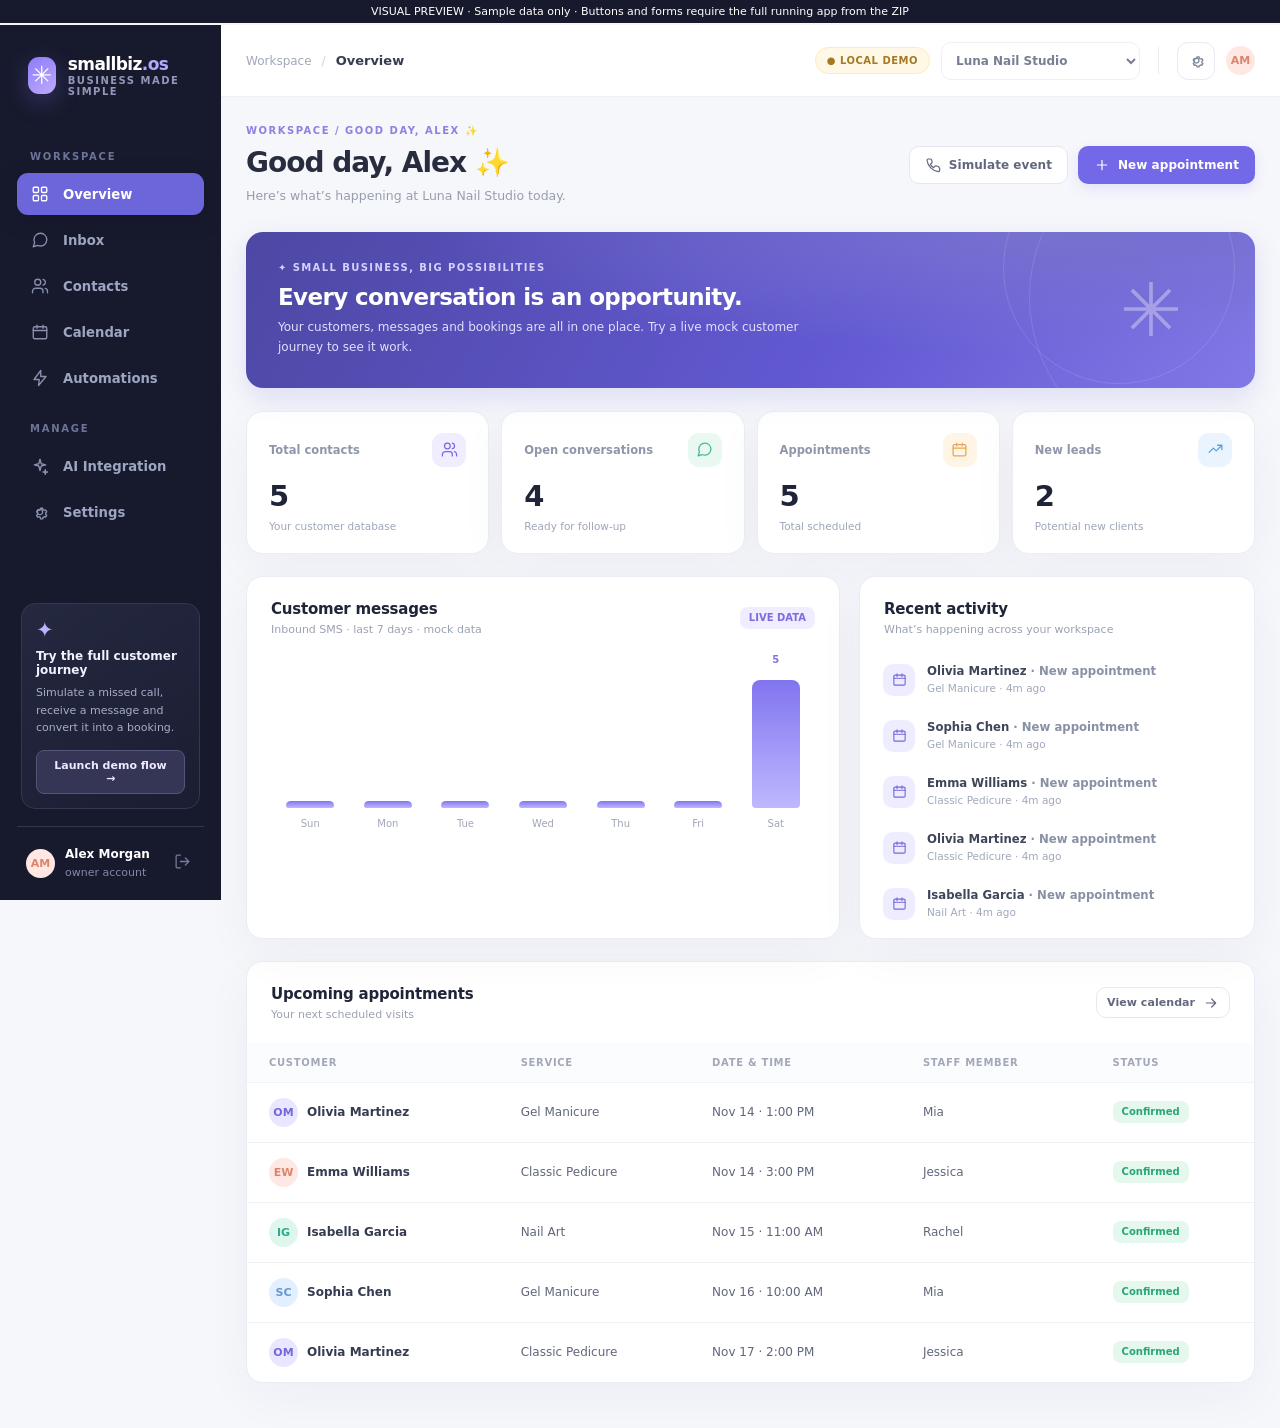
<file: preview.html>
<!doctype html><html lang="en"><head><meta charset="utf-8"><meta name="viewport" content="width=device-width,initial-scale=1"><title>SmallBiz OS · Visual Preview</title><style>:root{--ink:#1f2439;--muted:#8890a4;--muted2:#a1a9b9;--line:#e9ecf3;--surface:#fff;--bg:#f6f7fb;--violet:#7369ef;--violet2:#a79afc;--indigo:#5252c8;--green:#17aa85;--red:#ed696b;--orange:#efa94d;--radius:17px;--shadow:0 14px 50px rgba(39,40,85,.045);font-family:Inter,"Segoe UI",system-ui,-apple-system,BlinkMacSystemFont,Arial,sans-serif;color:var(--ink)}
*{box-sizing:border-box}html,body{margin:0;min-height:100%;background:var(--bg)}button,input,textarea,select{font:inherit}button{cursor:pointer}a{text-decoration:none;color:inherit}svg{flex-shrink:0}::selection{background:#d9d4ff}::-webkit-scrollbar{width:7px;height:7px}::-webkit-scrollbar-thumb{background:#d6dae6;border-radius:10px}input:focus,select:focus,textarea:focus{outline:2px solid #c5bcff;outline-offset:1px}
.splash{height:100vh;display:flex;gap:14px;flex-direction:column;align-items:center;justify-content:center;color:#7e82a1}.brand-symbol{width:43px;height:43px;border-radius:15px;background:linear-gradient(140deg,#7469f5,#a995ff);color:white;display:grid;place-items:center;font-size:30px}
.app-layout{display:flex;min-height:100vh}.sidebar{width:248px;min-width:248px;background:#171a2d;color:#d3d7eb;position:sticky;top:0;height:100vh;display:flex;flex-direction:column;padding:29px 17px 18px;overflow-y:auto;z-index:20}.brand{display:flex;gap:12px;align-items:center;padding:0 11px;margin-bottom:34px}.brand-glyph{width:37px;height:37px;border-radius:11px;background:linear-gradient(145deg,#8a7cf9,#c0aafa);display:grid;place-items:center;color:white;font-size:25px;box-shadow:0 7px 25px #7368d855}.brand-title{color:#fff;font-weight:790;letter-spacing:-.6px;font-size:17px}.brand-sub{font-size:10px;color:#9298b9;letter-spacing:1.5px;margin-top:1px;font-weight:700}.sidebar-group{font-size:10px;letter-spacing:1.75px;color:#6d7497;font-weight:800;margin:20px 13px 11px}.nav-item{width:100%;border:0;background:transparent;color:#9da5c2;display:flex;align-items:center;gap:14px;padding:12px 14px;text-align:left;border-radius:11px;font-weight:560;font-size:13.2px;margin-bottom:4px;transition:all .13s}.nav-item svg{width:18px;height:18px;opacity:.85}.nav-item:hover{background:#272a40;color:#fff}.nav-item.active{background:#6d65da;color:#fff;box-shadow:0 5px 17px #14132488}.nav-item.active svg{opacity:1}.nav-count{margin-left:auto;background:#f57977;color:white;border-radius:8px;min-width:18px;text-align:center;padding:3px;font-size:10px}.sidebar-spacer{flex:1;min-height:14px}.sidebar-card{border:1px solid #34374d;background:linear-gradient(145deg,#242840,#1b1e32);border-radius:14px;padding:14px;margin:10px 4px 17px}.sidebar-card .spark{color:#b9b2ff;font-size:21px}.sidebar-card strong{display:block;color:#f2f1ff;font-size:12px;margin:7px 0}.sidebar-card p{margin:0 0 13px;color:#a6acca;line-height:1.6;font-size:11px}.sidebar-card button{background:#353655;color:#edeaff;border:1px solid #565479;padding:8px 11px;font-size:11px;border-radius:8px;width:100%;font-weight:700}.user-box{border-top:1px solid #32354b;padding:20px 9px 2px;display:flex;gap:10px;align-items:center}.avatar{display:grid;place-items:center;flex-shrink:0;border-radius:50%;background:#e8e7ff;color:#7467d7;font-weight:780}.avatar.sm{width:29px;height:29px;font-size:11px}.avatar.md{width:39px;height:39px;font-size:13px}.avatar.lg{width:47px;height:47px;font-size:16px}.avatar.coral{background:#ffe8e3;color:#db846e}.avatar.mint{background:#dff6ed;color:#32a98d}.avatar.blue{background:#e2efff;color:#6599cf}.user-meta{min-width:0;flex:1}.user-meta strong{display:block;color:white;font-size:12px;text-overflow:ellipsis;white-space:nowrap;overflow:hidden}.user-meta span{color:#8188a9;font-size:11px}.signout{background:transparent;color:#737c9a;border:none;padding:4px}
.main{flex:1;min-width:0}.topbar{height:81px;padding:0 40px;background:#fff;border-bottom:1px solid #edf0f4;display:flex;justify-content:space-between;gap:16px;align-items:center}.bread{font-size:12px;color:#a1a7b9;display:flex;align-items:center;gap:10px}.bread strong{color:#363c50;font-size:13px}.bread .slash{color:#ced2dc}.top-actions{display:flex;align-items:center;gap:11px}.demo-pill{background:#fff8e6;border:1px solid #ffebba;color:#a57923;padding:7px 11px;border-radius:20px;font-size:10px;font-weight:800;letter-spacing:.5px}.circle-ico{width:38px;height:38px;border-radius:11px;display:grid;place-items:center;border:1px solid #e8ebf2;background:#fff;color:#7d859b}.top-divider{height:27px;width:1px;background:#e9ebf1;margin:0 7px}.workspace-select{max-width:210px;border:1px solid #e7eaf2;border-radius:10px;padding:10px 24px 10px 10px;background:#fff;color:#414866;font-weight:700;font-size:12px}
.content{padding:33px 39px 58px;max-width:1710px;margin:auto}.page-head{display:flex;align-items:center;justify-content:space-between;gap:20px;margin-bottom:26px}.eyebrow{text-transform:uppercase;color:#8b82e2;font-weight:800;letter-spacing:1.5px;font-size:10px;margin:0 0 9px}.page-title{font-size:28px;line-height:1.25;margin:0;font-weight:770;letter-spacing:-1px;color:#272c3f}.page-sub{font-size:12.5px;color:#969eae;margin:7px 0 0;line-height:1.5}.actions{display:flex;gap:10px;align-items:center;flex-wrap:wrap}.btn{height:38px;padding:0 15px;display:inline-flex;gap:8px;align-items:center;justify-content:center;font-size:12px;font-weight:730;letter-spacing:.05px;border-radius:10px;border:1px solid transparent;white-space:nowrap;transition:transform .1s,background .15s}.btn:active{transform:scale(.98)}.btn svg{width:16px;height:16px}.btn.primary{color:white;background:#7368e8;box-shadow:0 5px 13px #7368e824}.btn.primary:hover{background:#6257d5}.btn.soft{background:#efedff;color:#6458cf}.btn.outline{background:#fff;color:#62677e;border-color:#e6e8f0}.btn.outline:hover{background:#f8f8fd}.btn.danger{background:#fff0f0;color:#cc515c}.btn.mini{height:31px;padding:0 10px;font-size:11px}.muted{color:var(--muted)}.textlink{color:#6b5ed6;font-weight:750}.w100{width:100%}.empty{padding:35px 20px;color:#9299af;text-align:center;font-size:13px}.empty .empty-icon{font-size:32px;opacity:.55;margin-bottom:12px}.card{background:#fff;border:1px solid #eaeef4;border-radius:var(--radius);box-shadow:var(--shadow)}.card-h{display:flex;align-items:center;justify-content:space-between;gap:15px;padding:23px 24px 14px}.card-title{font-size:15px;font-weight:770;letter-spacing:-.22px}.card-sub{font-size:11px;color:#9aa1b2;margin-top:5px}.divider{height:1px;background:#f0f1f6}.tag{font-size:10px;font-weight:720;display:inline-flex;gap:5px;align-items:center;padding:6px 9px;border-radius:8px;line-height:1}.tag.purple{background:#efedff;color:#7d6ce0}.tag.green{background:#e4f8ed;color:#29a677}.tag.orange{background:#fff2df;color:#d89a4d}.tag.red{background:#ffecee;color:#de717e}.tag.blue{background:#e9f3ff;color:#6c99d1}.tag.gray{background:#f0f2f6;color:#8a91a2}.dot{display:inline-block;width:7px;height:7px;border-radius:50%;background:currentColor}
/* Overview */
.hero{background:radial-gradient(ellipse at 80% 0%,#7771cf 0%,transparent 54%),linear-gradient(120deg,#4d48a3,#6259d3 60%,#8279e7);min-height:156px;border-radius:17px;color:#fff;display:flex;align-items:center;justify-content:space-between;position:relative;overflow:hidden;padding:26px 32px;margin-bottom:23px;box-shadow:0 10px 27px #6660d12c}.hero:after,.hero:before{content:"";position:absolute;border-radius:50%;border:1px solid #ffffff20}.hero:after{width:320px;height:320px;right:-96px;top:-96px}.hero:before{width:230px;height:230px;right:20px;top:-80px}.hero .hero-copy{z-index:1}.hero .tiny{font-size:10px;font-weight:750;letter-spacing:1.4px;color:#d7d0ff}.hero h2{font-size:23px;font-weight:740;letter-spacing:-.6px;margin:11px 0 7px}.hero p{font-size:12px;line-height:1.7;color:#e3dfff;max-width:560px;margin:0}.hero .hero-icon{font-size:74px;opacity:.35;margin-right:41px;z-index:1}.stats{display:grid;grid-template-columns:repeat(4,minmax(0,1fr));gap:18px;margin-bottom:22px}.stat{padding:21px 22px}.stat-top{display:flex;align-items:center;justify-content:space-between}.stat-label{font-size:11.5px;color:#8e96a9;font-weight:650}.stat-ico{border-radius:11px;width:34px;height:34px;display:grid;place-items:center;color:#776be4;background:#f0edff}.stat-ico.green{color:#43b899;background:#e9f9f2}.stat-ico.orange{color:#e9a653;background:#fff5e6}.stat-ico.blue{color:#5c9fd9;background:#eaf4ff}.stat-value{font-size:29px;font-weight:780;letter-spacing:-1px;margin:12px 0 7px}.stat-foot{font-size:10.5px;color:#9ea6b8}.stat-foot strong{color:#32ad8b}.grid-2{display:grid;grid-template-columns:minmax(0,1.5fr) minmax(280px,1fr);gap:19px}.mini-chart{height:202px;display:flex;align-items:flex-end;justify-content:space-around;gap:11px;padding:30px 30px 23px}.bar-wrap{height:100%;flex:1;display:flex;flex-direction:column;justify-content:flex-end;align-items:center;gap:10px;position:relative}.bar{width:72%;min-width:16px;max-width:52px;background:linear-gradient(180deg,#8175ef,#beb8ff);border-radius:8px 8px 4px 4px;min-height:7px}.bar-wrap span{font-size:10px;color:#a0a6b5}.bar-wrap em{font-style:normal;font-size:10px;color:#8276d9;font-weight:700;position:absolute;bottom:calc(var(--h) + 24px)}.activity-item{display:flex;gap:12px;align-items:flex-start;padding:12px 23px}.activity-icon{border-radius:10px;width:32px;height:32px;display:grid;place-items:center;background:#eeedff;color:#7367df}.activity-item .line1{font-size:11.7px;color:#3f465a;font-weight:650}.activity-item .line2{font-size:10.5px;color:#a0a8b9;margin-top:4px}.activity-list{max-height:288px;overflow:auto;padding:2px 0 9px}.table{width:100%;border-collapse:collapse}.table th{text-align:left;color:#a2a8b7;text-transform:uppercase;letter-spacing:.7px;font-size:10px;padding:14px 22px;background:#fbfcfe;font-weight:800}.table td{padding:15px 22px;border-top:1px solid #f0f2f6;font-size:12px;color:#60677a}.table .person{display:flex;align-items:center;gap:9px;color:#353b50;font-weight:670}.table tr:hover td{background:#fcfcff}.table-card{overflow:auto}.table-card .card-h{padding-bottom:22px}.section-spacer{margin-top:22px}
/* Inbox */
.inbox-shell{display:grid;grid-template-columns:296px minmax(340px,1fr) 250px;min-height:645px;max-height:calc(100vh - 196px);overflow:hidden}.inbox-list{border-right:1px solid #ebedf3;display:flex;flex-direction:column;min-height:0}.inbox-list-head{padding:22px 18px 16px}.searchbox{display:flex;align-items:center;gap:8px;background:#f6f7fb;border:1px solid #edf0f5;padding:0 12px;border-radius:10px;height:38px;color:#a0a7b8}.searchbox svg{width:17px;height:17px}.searchbox input{border:0;background:transparent;outline:0;min-width:0;width:100%;font-size:11.5px;color:#4a5268}.chips{display:flex;gap:6px;padding-top:13px}.chip{font-size:10.5px;border:1px solid #edf0f6;border-radius:7px;padding:7px 10px;background:#fff;color:#9499aa;font-weight:740}.chip.active{color:#7063d3;background:#eeecff;border-color:#eeecff}.conv-scroll{overflow:auto;flex:1}.conv-row{padding:15px 17px;cursor:pointer;border-top:1px solid #f3f4f8;display:flex;gap:10px}.conv-row:hover{background:#fafaff}.conv-row.selected{background:#f3f1ff;border-left:3px solid #7a6ee8;padding-left:14px}.conv-text{flex:1;min-width:0}.conv-line{display:flex;justify-content:space-between;gap:8px;align-items:center}.conv-line strong{font-size:12px}.conv-line time{font-size:10px;color:#aab0be}.conv-preview{font-size:11px;color:#9199ac;white-space:nowrap;overflow:hidden;text-overflow:ellipsis;margin:6px 0 7px}.conv-pills{display:flex;gap:6px}.conv-pills .tag{font-size:9px;padding:5px 7px}.thread{display:flex;flex-direction:column;min-height:0}.thread-head{height:73px;border-bottom:1px solid #eef0f5;padding:0 22px;display:flex;align-items:center;justify-content:space-between}.thread-head .person-name{font-size:13px;font-weight:780}.thread-head .small{font-size:10px;color:#a1a8b9;margin-top:5px}.thread-messages{flex:1;min-height:0;overflow:auto;padding:25px 23px;display:flex;flex-direction:column;gap:15px;background:linear-gradient(#fff,#fff)}.message-bubble{max-width:78%;min-width:70px;align-self:flex-start}.message-bubble.outbound{align-self:flex-end}.message-body{background:#f2f3f8;color:#454b60;font-size:12.2px;line-height:1.6;padding:12px 15px;border-radius:13px 13px 13px 4px;word-wrap:break-word}.message-bubble.outbound .message-body{color:#fff;background:#7269df;border-radius:13px 13px 4px 13px}.message-meta{font-size:9.5px;color:#a0a6b7;margin-top:6px}.message-bubble.outbound .message-meta{text-align:right}.compose{padding:16px 20px;border-top:1px solid #f0f1f4}.compose-form{border:1px solid #e8eaf0;border-radius:13px;padding:12px;background:#fafbfe}.compose textarea{resize:none;border:0;outline:0;width:100%;background:transparent;color:#444b61;height:57px;font-size:12px;line-height:1.5}.compose-foot{display:flex;justify-content:space-between;align-items:center;gap:8px}.compose-foot span{font-size:10px;color:#a2a9b7}.contact-sidebar{border-left:1px solid #edf0f5;overflow:auto;padding:25px 19px}.contact-profile{text-align:center}.contact-profile .avatar{margin:0 auto 10px}.contact-profile h3{font-size:15px;margin:0 0 5px}.contact-profile p{font-size:11px;color:#9aa2b3;margin:0 0 12px}.contact-info{border-top:1px solid #f0f1f6;margin-top:24px;padding-top:21px}.info-row{display:flex;justify-content:space-between;gap:6px;margin:0 0 15px;align-items:flex-start}.info-row span{font-size:10.5px;color:#a0a5b6}.info-row strong{font-size:10.7px;font-weight:700;text-align:right;overflow-wrap:anywhere;max-width:130px}.switch-row{display:flex;align-items:center;justify-content:space-between;padding:12px;background:#f6f5ff;border:1px solid #eeecff;border-radius:10px;margin-top:21px}.switch-row b{font-size:11px;color:#5d599f}.switch-row p{font-size:10px;color:#9b95c6;margin:4px 0 0}.switch{width:39px;height:22px;border:0;border-radius:30px;background:#d6d9e4;padding:3px;position:relative;transition:background .15s}.switch.on{background:#7369e6}.switch:after{content:"";display:block;background:#fff;width:16px;height:16px;border-radius:50%;transition:transform .15s}.switch.on:after{transform:translateX(17px)}
/* Contacts */
.toolbar{display:flex;justify-content:space-between;gap:15px;align-items:center;padding:17px 20px;border-bottom:1px solid #eef0f5}.toolbar .searchbox{min-width:260px}.table .td-main{color:#353c4d;font-weight:760}.table .td-small{font-size:10px;color:#a4aaba;margin-top:4px}.row-actions{border:0;background:transparent;color:#7065d9;padding:6px 8px;font-weight:800;font-size:12px}.pagination{padding:14px 22px;color:#a0a7b5;font-size:11px;border-top:1px solid #f0f1f5}
/* Calendar */
.calendar-toolbar{display:flex;gap:10px;align-items:center}.calendar-toolbar .date-range{font-size:12px;font-weight:800;min-width:160px;text-align:center}.icon-btn{width:32px;height:32px;background:#fff;border:1px solid #e9ecf3;border-radius:9px;color:#69718a;display:grid;place-items:center}.week-grid{display:grid;grid-template-columns:repeat(7,minmax(0,1fr));min-height:440px;overflow:auto}.day-col{border-right:1px solid #f0f1f5;padding:0 10px 16px;min-height:420px}.day-col:last-child{border-right:none}.day-head{padding:20px 0 18px;text-align:center;border-bottom:1px solid #f0f1f5;margin-bottom:13px}.day-head .weekday{color:#a3a9ba;font-size:10px;font-weight:740;text-transform:uppercase}.day-head .daynumber{font-size:18px;font-weight:760;margin-top:7px;color:#41455c}.day-head.today .daynumber{background:#756be9;color:#fff;width:29px;height:29px;border-radius:50%;margin:3px auto -3px;display:grid;place-items:center}.appt-card{border-radius:10px;padding:11px 9px 11px 12px;background:#f3f1ff;border-left:3px solid #8576e9;margin:0 0 8px}.appt-card .time{font-size:9px;color:#776cda;font-weight:800}.appt-card .name{font-size:11px;font-weight:790;margin-top:7px}.appt-card .detail{font-size:10px;color:#9195b6;margin-top:6px}.appt-card.cancelled{opacity:.5;text-decoration:line-through}.calendar-bottom{padding:13px 19px;border-top:1px solid #f0f1f5;color:#9ca3b3;font-size:11px}
/* Automations */
.rule-grid{display:grid;grid-template-columns:repeat(3,minmax(0,1fr));gap:17px}.rule-card{padding:23px}.rule-card .rule-top{display:flex;align-items:center;justify-content:space-between}.rule-icon{width:42px;height:42px;display:grid;place-items:center;border-radius:13px;background:#f0edff;color:#7566d9}.rule-card h3{font-size:14px;letter-spacing:-.2px;margin:22px 0 8px}.rule-card p{font-size:11.4px;line-height:1.65;color:#9a9fb0;min-height:58px}.rule-footer{display:flex;align-items:center;justify-content:space-between;border-top:1px solid #f0f1f5;padding-top:15px;margin-top:17px}.log-row{display:flex;gap:14px;padding:15px 23px;border-top:1px solid #f2f3f8;align-items:center}.log-icon{color:#66b99a;background:#e8f9f0;width:32px;height:32px;border-radius:10px;display:grid;place-items:center}.log-row strong{font-size:11.5px;display:block}.log-row span{font-size:10.7px;color:#9ba2b3;display:block;margin-top:5px}.log-row time{margin-left:auto;font-size:10px;color:#a4aab9}
/* AI, Settings */
.ai-banner{background:linear-gradient(115deg,#231e58,#4e429e);color:#fff;border-radius:16px;padding:25px 28px;display:flex;align-items:center;gap:20px;margin-bottom:20px}.ai-orb{width:60px;height:60px;border-radius:18px;display:grid;place-items:center;font-size:31px;background:#ffffff22;box-shadow:0 0 30px #c5a6ff15}.ai-banner h3{font-size:17px;margin:0 0 6px}.ai-banner p{font-size:12px;color:#d2caef;line-height:1.5;margin:0}.ai-layout{display:grid;grid-template-columns:minmax(0,1.22fr) minmax(300px,.78fr);gap:20px}.ai-step{display:flex;gap:12px;padding:14px 0;border-top:1px solid #f0f1f5}.step-num{width:25px;height:25px;border-radius:9px;background:#ebe9ff;color:#7367dc;display:grid;place-items:center;font-size:11px;font-weight:800}.ai-step strong{font-size:12px}.ai-step p{font-size:11px;color:#969daf;line-height:1.6;margin:5px 0 0}.code{background:#171b30;color:#dde0ff;border-radius:10px;padding:15px;white-space:pre-wrap;overflow-wrap:anywhere;font-family:ui-monospace,SFMono-Regular,Consolas,monospace;font-size:11px;line-height:1.8}.api-label{color:#9298af;font-size:11px;font-weight:750;margin:16px 0 8px}.token-row{display:flex;gap:8px}.token-row input{flex:1;min-width:0}.faq-row{border-top:1px solid #f0f1f5;padding:15px 22px}.faq-row .question{font-size:12px;font-weight:800}.faq-row .answer{font-size:11.5px;color:#939bb0;line-height:1.6;margin-top:6px}.setting-grid{display:grid;grid-template-columns:minmax(0,1.2fr) minmax(290px,.8fr);gap:20px}.pad-card{padding:23px}.form-grid{display:grid;grid-template-columns:1fr 1fr;gap:15px}.field{margin-bottom:15px}.field label{display:block;font-size:11px;color:#767e92;font-weight:800;margin-bottom:8px}.field input,.field select,.field textarea,.text-input{height:40px;width:100%;border:1px solid #e6e9f0;border-radius:9px;background:#fff;padding:0 12px;color:#444b5f;font-size:12px}.field textarea{height:85px;padding:12px;resize:vertical}.field input::placeholder,.field textarea::placeholder{color:#b7bdca}.field .help{font-size:10px;color:#a0a6b5;margin-top:6px}.field.inline{display:flex;align-items:center;gap:10px}.field.inline input{width:auto;height:auto}.field.inline label{margin:0}.list-entity{display:flex;gap:10px;align-items:center;padding:13px 0;border-top:1px solid #f1f2f6}.list-entity strong{font-size:11.5px}.list-entity p{margin:5px 0 0;font-size:10px;color:#a1a8b7}.list-entity .right{margin-left:auto}.info-note{background:#f8f7ff;border:1px solid #eae7ff;color:#79719c;font-size:11px;padding:12px 14px;border-radius:10px;line-height:1.6}
/* modal */
.modal-backdrop{position:fixed;inset:0;background:#191c34a8;z-index:100;display:flex;align-items:center;justify-content:center;padding:20px;backdrop-filter:blur(3px)}.modal{width:min(510px,100%);max-height:92vh;overflow-y:auto;background:#fff;border-radius:19px;box-shadow:0 23px 100px #1d1b4266}.modal.wide{width:min(660px,100%)}.modal-head{padding:23px 26px 19px;display:flex;justify-content:space-between;align-items:center;border-bottom:1px solid #f0f1f6}.modal-head h3{font-size:17px;margin:0;letter-spacing:-.35px}.modal-close{border:0;background:#f4f5f9;border-radius:10px;width:30px;height:30px;color:#8d94a6}.modal-content{padding:23px 26px}.modal-footer{padding:4px 26px 26px;display:flex;justify-content:flex-end;gap:10px}.checkbox-row{display:flex;gap:10px;align-items:center;font-size:11.5px;color:#777e91}.checkbox-row input{accent-color:#7669e7}.notice{font-size:11px;color:#a4a8b6;background:#f6f7fb;border-radius:9px;padding:12px;line-height:1.6;margin-bottom:16px}.toast-stack{position:fixed;bottom:21px;right:24px;display:flex;flex-direction:column;gap:9px;z-index:200}.toast{padding:13px 17px;border-radius:12px;color:#fff;background:#292a47;font-size:12px;box-shadow:0 10px 30px #22243a33;min-width:220px}.toast.error{background:#ba5965}
/* login */
.login-page{min-height:100vh;display:grid;grid-template-columns:1.05fr .95fr;background:white}.login-art{background:radial-gradient(circle at 85% 9%,#7464cbaa,transparent 35%),linear-gradient(155deg,#201b4c,#39308e 65%,#5b50bf);padding:54px;display:flex;flex-direction:column;color:white;position:relative;overflow:hidden}.login-art:after{content:"";width:420px;height:420px;border:1px solid #ffffff25;position:absolute;bottom:-140px;right:-70px;border-radius:50%;box-shadow:0 0 0 73px #ffffff08,0 0 0 145px #ffffff05}.login-art .art-brand{display:flex;align-items:center;gap:10px;font-weight:800;letter-spacing:-.3px}.login-art .art-brand i{display:grid;place-items:center;width:34px;height:34px;background:#ffffff30;border-radius:10px;font-size:23px;font-style:normal}.login-art h1{font-size:46px;letter-spacing:-2.5px;line-height:1.14;margin:auto 0 19px;max-width:540px}.login-art h1 span{color:#bab4ff}.login-art p{color:#bfc0e8;font-size:15px;line-height:1.8;max-width:480px;margin:0 0 40px}.art-bottom{font-size:11px;color:#a5a8db}.login-form-area{display:flex;flex-direction:column;justify-content:center;align-items:center;padding:35px}.login-panel{width:100%;max-width:380px}.login-panel .eyebrow{color:#8f83ef}.login-panel h2{font-size:30px;letter-spacing:-1.2px;margin:9px 0}.login-panel .desc{font-size:12.5px;color:#a3aabb;margin-bottom:36px}.login-panel .field{margin:0 0 18px}.login-panel .field input{height:47px}.login-panel .btn{height:47px;font-size:12.5px}.demo-credentials{background:#f8f7ff;border:1px solid #eeebff;border-radius:12px;padding:17px;margin-top:30px}.demo-credentials h4{margin:0 0 9px;font-size:12px;color:#5c5796}.demo-credentials p{margin:0;font-size:11px;color:#9692bc;line-height:1.75}.demo-credentials code{color:#5552a1}.demo-credentials button{padding:0;border:0;color:#7165da;background:transparent;font-weight:800}
@media(max-width:1350px){.sidebar{width:221px;min-width:221px}.content{padding:28px 25px 45px}.topbar{padding:0 25px}.inbox-shell{grid-template-columns:267px minmax(320px,1fr)}.contact-sidebar{display:none}.stats{gap:12px}}
@media(max-width:970px){.stats{grid-template-columns:repeat(2,1fr)}.grid-2,.ai-layout,.setting-grid{grid-template-columns:1fr}.rule-grid{grid-template-columns:1fr 1fr}.week-grid{min-width:870px}.inbox-shell{max-height:650px}.login-art{padding:32px}.login-art h1{font-size:33px}}
@media(max-width:740px){.sidebar{width:65px;min-width:65px;padding:23px 8px}.brand{padding:0 3px}.brand-title,.brand-sub,.nav-item span,.sidebar-group,.sidebar-card,.user-meta,.signout{display:none}.brand-glyph{min-width:35px}.nav-item{justify-content:center;padding:12px 7px}.nav-count{display:none}.user-box{justify-content:center;padding:18px 0}.topbar{height:69px;padding:0 16px}.content{padding:22px 14px}.demo-pill{display:none}.workspace-select{max-width:145px}.page-title{font-size:23px}.page-head{align-items:flex-start}.actions{justify-content:flex-end}.hero{padding:19px}.hero .hero-icon{display:none}.hero h2{font-size:19px}.stats{gap:10px}.stat{padding:16px}.stat-value{font-size:24px}.grid-2{gap:14px}.rule-grid{grid-template-columns:1fr}.inbox-shell{grid-template-columns:200px minmax(320px,1fr);overflow-x:auto}.inbox-list-head{padding:14px 10px}.conv-row{padding:12px 9px}.conv-row.selected{padding-left:6px}.login-page{grid-template-columns:1fr}.login-art{display:none}}
@media(max-width:500px){.sidebar{width:55px;min-width:55px}.page-head{flex-direction:column;align-items:stretch}.page-head .actions{justify-content:flex-start}.content{padding:19px 10px}.hero{margin-bottom:12px}.stats{grid-template-columns:1fr 1fr}.stat-top{gap:4px}.top-actions{gap:7px}.workspace-select{width:125px}.top-divider,.top-actions>.circle-ico{display:none}.inbox-shell{grid-template-columns:166px minmax(310px,1fr)}.toolbar{flex-wrap:wrap}.toolbar .searchbox{min-width:150px;width:100%}.form-grid{grid-template-columns:1fr}.table th,.table td{padding:12px 10px}.modal-content{padding:19px}}
</style><style>.preview-strip{position:fixed;top:0;left:0;right:0;background:#171a2d;color:#fff;text-align:center;font-size:11px;padding:5px;z-index:60}.app-layout{padding-top:25px}.sidebar{height:calc(100vh - 25px);top:25px}.topbar{height:72px}.sidebar-card button{pointer-events:none} .preview-toast{position:fixed;bottom:14px;right:14px;z-index:50;background:#252940;color:#e9e9ff;border-radius:10px;padding:12px 17px;font-size:11px;box-shadow:0 10px 20px #15172a33}</style></head><body><div class="preview-strip">VISUAL PREVIEW · Sample data only · Buttons and forms require the full running app from the ZIP</div><div class="app-layout"><aside class="sidebar"><div class="brand"><div class="brand-glyph">✳</div><div><div class="brand-title">smallbiz<span style="color:#afa9ff">.os</span></div><div class="brand-sub">BUSINESS MADE SIMPLE</div></div></div><div class="sidebar-group">WORKSPACE</div><nav id="nav-list"><button class="nav-item active" data-page="dashboard"><svg width="18" height="18" viewBox="0 0 24 24" fill="none" stroke="currentColor" stroke-width="1.8" stroke-linecap="round" stroke-linejoin="round" aria-hidden="true"><rect x="3" y="3" width="7" height="7" rx="1.4"/><rect x="14" y="3" width="7" height="7" rx="1.4"/><rect x="3" y="14" width="7" height="7" rx="1.4"/><rect x="14" y="14" width="7" height="7" rx="1.4"/></svg><span>Overview</span></button><button class="nav-item " data-page="inbox"><svg width="18" height="18" viewBox="0 0 24 24" fill="none" stroke="currentColor" stroke-width="1.8" stroke-linecap="round" stroke-linejoin="round" aria-hidden="true"><path d="M21 11.5a8.4 8.4 0 0 1-.9 3.8A8.5 8.5 0 0 1 12.5 20a8.4 8.4 0 0 1-3.8-.9L3 21l1.9-5.7a8.4 8.4 0 0 1-.9-3.8A8.5 8.5 0 0 1 12.5 3H13a8.5 8.5 0 0 1 8 8v.5Z"/></svg><span>Inbox</span></button><button class="nav-item " data-page="contacts"><svg width="18" height="18" viewBox="0 0 24 24" fill="none" stroke="currentColor" stroke-width="1.8" stroke-linecap="round" stroke-linejoin="round" aria-hidden="true"><path d="M16 21v-2a4 4 0 0 0-4-4H6a4 4 0 0 0-4 4v2"/><circle cx="9" cy="7" r="4"/><path d="M22 21v-2a4 4 0 0 0-3-3.9M16 3.1a4 4 0 0 1 0 7.8"/></svg><span>Contacts</span></button><button class="nav-item " data-page="calendar"><svg width="18" height="18" viewBox="0 0 24 24" fill="none" stroke="currentColor" stroke-width="1.8" stroke-linecap="round" stroke-linejoin="round" aria-hidden="true"><rect x="3" y="5" width="18" height="16" rx="2"/><path d="M16 3v4M8 3v4M3 10h18"/></svg><span>Calendar</span></button><button class="nav-item " data-page="automations"><svg width="18" height="18" viewBox="0 0 24 24" fill="none" stroke="currentColor" stroke-width="1.8" stroke-linecap="round" stroke-linejoin="round" aria-hidden="true"><path d="m13 2-9 12h7l-1 8 10-12h-7l0-8Z"/></svg><span>Automations</span></button></nav><div class="sidebar-group">MANAGE</div><nav id="nav-settings"><button class="nav-item " data-page="ai"><svg width="18" height="18" viewBox="0 0 24 24" fill="none" stroke="currentColor" stroke-width="1.8" stroke-linecap="round" stroke-linejoin="round" aria-hidden="true"><path d="m12 3 1.6 6 6 1.5-6 1.5-1.6 6-1.6-6L4.4 10.5l6-1.5L12 3ZM19 17l.6 2.4L22 20l-2.4.6L19 23l-.6-2.4L16 20l2.4-.6L19 17Z"/></svg><span>AI Integration</span></button><button class="nav-item " data-page="settings"><svg width="18" height="18" viewBox="0 0 24 24" fill="none" stroke="currentColor" stroke-width="1.8" stroke-linecap="round" stroke-linejoin="round" aria-hidden="true"><path d="M12 15.5a3.5 3.5 0 1 0 0-7 3.5 3.5 0 0 0 0 7Z"/><path d="m19.4 15 .2.2 1.4 1.1-1.4 2.5-1.7-.6a8.7 8.7 0 0 1-1.9 1.1l-.3 1.8h-3l-.3-1.8a8.7 8.7 0 0 1-1.9-1.1l-1.7.6-1.4-2.5 1.4-1.1a8 8 0 0 1 0-2.3l-1.4-1.1 1.4-2.5 1.7.6a8.7 8.7 0 0 1 1.9-1.1l.3-1.8h3l.3 1.8a8.7 8.7 0 0 1 1.9 1.1l1.7-.6 1.4 2.5-1.4 1.1a8 8 0 0 1 0 2.3"/></svg><span>Settings</span></button></nav><div class="sidebar-spacer"></div><div class="sidebar-card"><div class="spark">✦</div><strong>Try the full customer journey</strong><p>Simulate a missed call, receive a message and convert it into a booking.</p><button>Launch demo flow →</button></div><div class="user-box"><div class="avatar sm coral">AM</div><div class="user-meta"><strong>Alex Morgan</strong><span>owner account</span></div><button class="signout" title="Sign out"><svg width="17" height="17" viewBox="0 0 24 24" fill="none" stroke="currentColor" stroke-width="1.8" stroke-linecap="round" stroke-linejoin="round" aria-hidden="true"><path d="M9 21H5a2 2 0 0 1-2-2V5a2 2 0 0 1 2-2h4m7 14 5-5-5-5m5 5H9"/></svg></button></div></aside><main class="main"><header class="topbar"><div class="bread">Workspace <span class="slash">/</span> <strong id="crumb">Overview</strong></div><div class="top-actions"><span class="demo-pill">● LOCAL DEMO</span><select id="workspace-picker" class="workspace-select" aria-label="Select business" onchange="switchBusiness(this.value)"><option value="1" selected>Luna Nail Studio</option><option value="2" >BrightHome Services</option></select><span class="top-divider"></span><button class="circle-ico" title="Settings"><svg width="17" height="17" viewBox="0 0 24 24" fill="none" stroke="currentColor" stroke-width="1.8" stroke-linecap="round" stroke-linejoin="round" aria-hidden="true"><path d="M12 15.5a3.5 3.5 0 1 0 0-7 3.5 3.5 0 0 0 0 7Z"/><path d="m19.4 15 .2.2 1.4 1.1-1.4 2.5-1.7-.6a8.7 8.7 0 0 1-1.9 1.1l-.3 1.8h-3l-.3-1.8a8.7 8.7 0 0 1-1.9-1.1l-1.7.6-1.4-2.5 1.4-1.1a8 8 0 0 1 0-2.3l-1.4-1.1 1.4-2.5 1.7.6a8.7 8.7 0 0 1 1.9-1.1l.3-1.8h3l.3 1.8a8.7 8.7 0 0 1 1.9 1.1l1.7-.6 1.4 2.5-1.4 1.1a8 8 0 0 1 0 2.3"/></svg></button><div class="avatar sm coral">AM</div></div></header><div id="content" class="content"></div></main></div><script type="application/json" id="preview-pages">{"dashboard":"\u003cdiv class=\"page-head\">\u003cdiv>\u003cp class=\"eyebrow\">WORKSPACE / GOOD DAY, ALEX ✨\u003c/p>\u003ch1 class=\"page-title\">Good day, Alex ✨\u003c/h1>\u003cp class=\"page-sub\">Here’s what’s happening at Luna Nail Studio today.\u003c/p>\u003c/div>\u003cdiv class=\"actions\">\u003cbutton class=\"btn outline\">\u003csvg width=\"18\" height=\"18\" viewBox=\"0 0 24 24\" fill=\"none\" stroke=\"currentColor\" stroke-width=\"1.8\" stroke-linecap=\"round\" stroke-linejoin=\"round\" aria-hidden=\"true\">\u003cpath d=\"M22 16.9v3a2 2 0 0 1-2.2 2A19.7 19.7 0 0 1 3.1 5.2 2 2 0 0 1 5.1 3h3a2 2 0 0 1 2 1.7l.5 3a2 2 0 0 1-.6 1.7L8 11a15.7 15.7 0 0 0 5 5l1.6-2a2 2 0 0 1 1.7-.6l3 .5a2 2 0 0 1 1.7 2Z\"/>\u003c/svg> Simulate event\u003c/button>\u003cbutton class=\"btn primary\">\u003csvg width=\"18\" height=\"18\" viewBox=\"0 0 24 24\" fill=\"none\" stroke=\"currentColor\" stroke-width=\"1.8\" stroke-linecap=\"round\" stroke-linejoin=\"round\" aria-hidden=\"true\">\u003cpath d=\"M12 5v14M5 12h14\"/>\u003c/svg> New appointment\u003c/button>\u003c/div>\u003c/div>\u003cdiv class=\"hero\">\u003cdiv class=\"hero-copy\">\u003cdiv class=\"tiny\">✦ SMALL BUSINESS, BIG POSSIBILITIES\u003c/div>\u003ch2>Every conversation is an opportunity.\u003c/h2>\u003cp>Your customers, messages and bookings are all in one place. Try a live mock customer journey to see it work.\u003c/p>\u003c/div>\u003cdiv class=\"hero-icon\">✳\u003c/div>\u003c/div>\u003cdiv class=\"stats\">\u003cdiv class=\"stat card\">\u003cdiv class=\"stat-top\">\u003cspan class=\"stat-label\">Total contacts\u003c/span>\u003cdiv class=\"stat-ico \">\u003csvg width=\"17\" height=\"17\" viewBox=\"0 0 24 24\" fill=\"none\" stroke=\"currentColor\" stroke-width=\"1.8\" stroke-linecap=\"round\" stroke-linejoin=\"round\" aria-hidden=\"true\">\u003cpath d=\"M16 21v-2a4 4 0 0 0-4-4H6a4 4 0 0 0-4 4v2\"/>\u003ccircle cx=\"9\" cy=\"7\" r=\"4\"/>\u003cpath d=\"M22 21v-2a4 4 0 0 0-3-3.9M16 3.1a4 4 0 0 1 0 7.8\"/>\u003c/svg>\u003c/div>\u003c/div>\u003cdiv class=\"stat-value\">5\u003c/div>\u003cdiv class=\"stat-foot\">Your customer database\u003c/div>\u003c/div>\u003cdiv class=\"stat card\">\u003cdiv class=\"stat-top\">\u003cspan class=\"stat-label\">Open conversations\u003c/span>\u003cdiv class=\"stat-ico green\">\u003csvg width=\"17\" height=\"17\" viewBox=\"0 0 24 24\" fill=\"none\" stroke=\"currentColor\" stroke-width=\"1.8\" stroke-linecap=\"round\" stroke-linejoin=\"round\" aria-hidden=\"true\">\u003cpath d=\"M21 11.5a8.4 8.4 0 0 1-.9 3.8A8.5 8.5 0 0 1 12.5 20a8.4 8.4 0 0 1-3.8-.9L3 21l1.9-5.7a8.4 8.4 0 0 1-.9-3.8A8.5 8.5 0 0 1 12.5 3H13a8.5 8.5 0 0 1 8 8v.5Z\"/>\u003c/svg>\u003c/div>\u003c/div>\u003cdiv class=\"stat-value\">4\u003c/div>\u003cdiv class=\"stat-foot\">Ready for follow-up\u003c/div>\u003c/div>\u003cdiv class=\"stat card\">\u003cdiv class=\"stat-top\">\u003cspan class=\"stat-label\">Appointments\u003c/span>\u003cdiv class=\"stat-ico orange\">\u003csvg width=\"17\" height=\"17\" viewBox=\"0 0 24 24\" fill=\"none\" stroke=\"currentColor\" stroke-width=\"1.8\" stroke-linecap=\"round\" stroke-linejoin=\"round\" aria-hidden=\"true\">\u003crect x=\"3\" y=\"5\" width=\"18\" height=\"16\" rx=\"2\"/>\u003cpath d=\"M16 3v4M8 3v4M3 10h18\"/>\u003c/svg>\u003c/div>\u003c/div>\u003cdiv class=\"stat-value\">5\u003c/div>\u003cdiv class=\"stat-foot\">Total scheduled\u003c/div>\u003c/div>\u003cdiv class=\"stat card\">\u003cdiv class=\"stat-top\">\u003cspan class=\"stat-label\">New leads\u003c/span>\u003cdiv class=\"stat-ico blue\">\u003csvg width=\"17\" height=\"17\" viewBox=\"0 0 24 24\" fill=\"none\" stroke=\"currentColor\" stroke-width=\"1.8\" stroke-linecap=\"round\" stroke-linejoin=\"round\" aria-hidden=\"true\">\u003cpath d=\"m3 16 6-6 4 4 8-8M15 6h6v6\"/>\u003c/svg>\u003c/div>\u003c/div>\u003cdiv class=\"stat-value\">2\u003c/div>\u003cdiv class=\"stat-foot\">Potential new clients\u003c/div>\u003c/div>\u003c/div>\u003cdiv class=\"grid-2\">\u003cdiv class=\"card\">\u003cdiv class=\"card-h\">\u003cdiv>\u003cdiv class=\"card-title\">Customer messages\u003c/div>\u003cdiv class=\"card-sub\">Inbound SMS · last 7 days · mock data\u003c/div>\u003c/div>\u003cspan class=\"tag purple\">LIVE DATA\u003c/span>\u003c/div>\u003cdiv class=\"mini-chart\">\u003cdiv class=\"bar-wrap\" style=\"--h:0px\">\u003cem>\u003c/em>\u003cdiv class=\"bar\" style=\"height:5px\">\u003c/div>\u003cspan>Sun\u003c/span>\u003c/div>\u003cdiv class=\"bar-wrap\" style=\"--h:0px\">\u003cem>\u003c/em>\u003cdiv class=\"bar\" style=\"height:5px\">\u003c/div>\u003cspan>Mon\u003c/span>\u003c/div>\u003cdiv class=\"bar-wrap\" style=\"--h:0px\">\u003cem>\u003c/em>\u003cdiv class=\"bar\" style=\"height:5px\">\u003c/div>\u003cspan>Tue\u003c/span>\u003c/div>\u003cdiv class=\"bar-wrap\" style=\"--h:0px\">\u003cem>\u003c/em>\u003cdiv class=\"bar\" style=\"height:5px\">\u003c/div>\u003cspan>Wed\u003c/span>\u003c/div>\u003cdiv class=\"bar-wrap\" style=\"--h:0px\">\u003cem>\u003c/em>\u003cdiv class=\"bar\" style=\"height:5px\">\u003c/div>\u003cspan>Thu\u003c/span>\u003c/div>\u003cdiv class=\"bar-wrap\" style=\"--h:0px\">\u003cem>\u003c/em>\u003cdiv class=\"bar\" style=\"height:5px\">\u003c/div>\u003cspan>Fri\u003c/span>\u003c/div>\u003cdiv class=\"bar-wrap\" style=\"--h:140px\">\u003cem>5\u003c/em>\u003cdiv class=\"bar\" style=\"height:140px\">\u003c/div>\u003cspan>Sat\u003c/span>\u003c/div>\u003c/div>\u003c/div>\u003cdiv class=\"card\">\u003cdiv class=\"card-h\">\u003cdiv>\u003cdiv class=\"card-title\">Recent activity\u003c/div>\u003cdiv class=\"card-sub\">What’s happening across your workspace\u003c/div>\u003c/div>\u003c/div>\u003cdiv class=\"activity-list\">\u003cdiv class=\"activity-item\">\u003cdiv class=\"activity-icon\">\u003csvg width=\"15\" height=\"15\" viewBox=\"0 0 24 24\" fill=\"none\" stroke=\"currentColor\" stroke-width=\"1.8\" stroke-linecap=\"round\" stroke-linejoin=\"round\" aria-hidden=\"true\">\u003crect x=\"3\" y=\"5\" width=\"18\" height=\"16\" rx=\"2\"/>\u003cpath d=\"M16 3v4M8 3v4M3 10h18\"/>\u003c/svg>\u003c/div>\u003cdiv style=\"min-width:0\">\u003cdiv class=\"line1\">Olivia Martinez \u003cspan class=\"muted\">· New appointment\u003c/span>\u003c/div>\u003cdiv class=\"line2\">Gel Manicure · 4m ago\u003c/div>\u003c/div>\u003c/div>\u003cdiv class=\"activity-item\">\u003cdiv class=\"activity-icon\">\u003csvg width=\"15\" height=\"15\" viewBox=\"0 0 24 24\" fill=\"none\" stroke=\"currentColor\" stroke-width=\"1.8\" stroke-linecap=\"round\" stroke-linejoin=\"round\" aria-hidden=\"true\">\u003crect x=\"3\" y=\"5\" width=\"18\" height=\"16\" rx=\"2\"/>\u003cpath d=\"M16 3v4M8 3v4M3 10h18\"/>\u003c/svg>\u003c/div>\u003cdiv style=\"min-width:0\">\u003cdiv class=\"line1\">Sophia Chen \u003cspan class=\"muted\">· New appointment\u003c/span>\u003c/div>\u003cdiv class=\"line2\">Gel Manicure · 4m ago\u003c/div>\u003c/div>\u003c/div>\u003cdiv class=\"activity-item\">\u003cdiv class=\"activity-icon\">\u003csvg width=\"15\" height=\"15\" viewBox=\"0 0 24 24\" fill=\"none\" stroke=\"currentColor\" stroke-width=\"1.8\" stroke-linecap=\"round\" stroke-linejoin=\"round\" aria-hidden=\"true\">\u003crect x=\"3\" y=\"5\" width=\"18\" height=\"16\" rx=\"2\"/>\u003cpath d=\"M16 3v4M8 3v4M3 10h18\"/>\u003c/svg>\u003c/div>\u003cdiv style=\"min-width:0\">\u003cdiv class=\"line1\">Emma Williams \u003cspan class=\"muted\">· New appointment\u003c/span>\u003c/div>\u003cdiv class=\"line2\">Classic Pedicure · 4m ago\u003c/div>\u003c/div>\u003c/div>\u003cdiv class=\"activity-item\">\u003cdiv class=\"activity-icon\">\u003csvg width=\"15\" height=\"15\" viewBox=\"0 0 24 24\" fill=\"none\" stroke=\"currentColor\" stroke-width=\"1.8\" stroke-linecap=\"round\" stroke-linejoin=\"round\" aria-hidden=\"true\">\u003crect x=\"3\" y=\"5\" width=\"18\" height=\"16\" rx=\"2\"/>\u003cpath d=\"M16 3v4M8 3v4M3 10h18\"/>\u003c/svg>\u003c/div>\u003cdiv style=\"min-width:0\">\u003cdiv class=\"line1\">Olivia Martinez \u003cspan class=\"muted\">· New appointment\u003c/span>\u003c/div>\u003cdiv class=\"line2\">Classic Pedicure · 4m ago\u003c/div>\u003c/div>\u003c/div>\u003cdiv class=\"activity-item\">\u003cdiv class=\"activity-icon\">\u003csvg width=\"15\" height=\"15\" viewBox=\"0 0 24 24\" fill=\"none\" stroke=\"currentColor\" stroke-width=\"1.8\" stroke-linecap=\"round\" stroke-linejoin=\"round\" aria-hidden=\"true\">\u003crect x=\"3\" y=\"5\" width=\"18\" height=\"16\" rx=\"2\"/>\u003cpath d=\"M16 3v4M8 3v4M3 10h18\"/>\u003c/svg>\u003c/div>\u003cdiv style=\"min-width:0\">\u003cdiv class=\"line1\">Isabella Garcia \u003cspan class=\"muted\">· New appointment\u003c/span>\u003c/div>\u003cdiv class=\"line2\">Nail Art · 4m ago\u003c/div>\u003c/div>\u003c/div>\u003c/div>\u003c/div>\u003c/div>\u003cdiv class=\"card section-spacer table-card\">\u003cdiv class=\"card-h\">\u003cdiv>\u003cdiv class=\"card-title\">Upcoming appointments\u003c/div>\u003cdiv class=\"card-sub\">Your next scheduled visits\u003c/div>\u003c/div>\u003cbutton class=\"btn outline mini\">View calendar \u003csvg width=\"13\" height=\"13\" viewBox=\"0 0 24 24\" fill=\"none\" stroke=\"currentColor\" stroke-width=\"1.8\" stroke-linecap=\"round\" stroke-linejoin=\"round\" aria-hidden=\"true\">\u003cpath d=\"M5 12h14m-6-6 6 6-6 6\"/>\u003c/svg>\u003c/button>\u003c/div>\u003ctable class=\"table\">\u003cthead>\u003ctr>\u003cth>Customer\u003c/th>\u003cth>Service\u003c/th>\u003cth>Date & time\u003c/th>\u003cth>Staff member\u003c/th>\u003cth>Status\u003c/th>\u003c/tr>\u003c/thead>\u003ctbody>\u003ctr>\u003ctd>\u003cdiv class=\"person\">\u003cdiv class=\"avatar sm \">OM\u003c/div>Olivia Martinez\u003c/div>\u003c/td>\u003ctd>Gel Manicure\u003c/td>\u003ctd>Nov 14 · 1:00 PM\u003c/td>\u003ctd>Mia\u003c/td>\u003ctd>\u003cspan class=\"tag green\">Confirmed\u003c/span>\u003c/td>\u003c/tr>\u003ctr>\u003ctd>\u003cdiv class=\"person\">\u003cdiv class=\"avatar sm coral\">EW\u003c/div>Emma Williams\u003c/div>\u003c/td>\u003ctd>Classic Pedicure\u003c/td>\u003ctd>Nov 14 · 3:00 PM\u003c/td>\u003ctd>Jessica\u003c/td>\u003ctd>\u003cspan class=\"tag green\">Confirmed\u003c/span>\u003c/td>\u003c/tr>\u003ctr>\u003ctd>\u003cdiv class=\"person\">\u003cdiv class=\"avatar sm mint\">IG\u003c/div>Isabella Garcia\u003c/div>\u003c/td>\u003ctd>Nail Art\u003c/td>\u003ctd>Nov 15 · 11:00 AM\u003c/td>\u003ctd>Rachel\u003c/td>\u003ctd>\u003cspan class=\"tag green\">Confirmed\u003c/span>\u003c/td>\u003c/tr>\u003ctr>\u003ctd>\u003cdiv class=\"person\">\u003cdiv class=\"avatar sm blue\">SC\u003c/div>Sophia Chen\u003c/div>\u003c/td>\u003ctd>Gel Manicure\u003c/td>\u003ctd>Nov 16 · 10:00 AM\u003c/td>\u003ctd>Mia\u003c/td>\u003ctd>\u003cspan class=\"tag green\">Confirmed\u003c/span>\u003c/td>\u003c/tr>\u003ctr>\u003ctd>\u003cdiv class=\"person\">\u003cdiv class=\"avatar sm \">OM\u003c/div>Olivia Martinez\u003c/div>\u003c/td>\u003ctd>Classic Pedicure\u003c/td>\u003ctd>Nov 17 · 2:00 PM\u003c/td>\u003ctd>Jessica\u003c/td>\u003ctd>\u003cspan class=\"tag green\">Confirmed\u003c/span>\u003c/td>\u003c/tr>\u003c/tbody>\u003c/table>\u003c/div>","inbox":"\u003cdiv class=\"page-head\">\u003cdiv>\u003cp class=\"eyebrow\">WORKSPACE / UNIFIED INBOX\u003c/p>\u003ch1 class=\"page-title\">Unified inbox\u003c/h1>\u003cp class=\"page-sub\">All customer conversations in one beautiful place.\u003c/p>\u003c/div>\u003cdiv class=\"actions\">\u003cbutton class=\"btn outline\">\u003csvg width=\"18\" height=\"18\" viewBox=\"0 0 24 24\" fill=\"none\" stroke=\"currentColor\" stroke-width=\"1.8\" stroke-linecap=\"round\" stroke-linejoin=\"round\" aria-hidden=\"true\">\u003cpath d=\"M22 16.9v3a2 2 0 0 1-2.2 2A19.7 19.7 0 0 1 3.1 5.2 2 2 0 0 1 5.1 3h3a2 2 0 0 1 2 1.7l.5 3a2 2 0 0 1-.6 1.7L8 11a15.7 15.7 0 0 0 5 5l1.6-2a2 2 0 0 1 1.7-.6l3 .5a2 2 0 0 1 1.7 2Z\"/>\u003c/svg> Simulate event\u003c/button>\u003cbutton class=\"btn primary\">\u003csvg width=\"18\" height=\"18\" viewBox=\"0 0 24 24\" fill=\"none\" stroke=\"currentColor\" stroke-width=\"1.8\" stroke-linecap=\"round\" stroke-linejoin=\"round\" aria-hidden=\"true\">\u003cpath d=\"M12 5v14M5 12h14\"/>\u003c/svg> New message\u003c/button>\u003c/div>\u003c/div>\u003cdiv class=\"card inbox-shell\">\u003csection class=\"inbox-list\">\u003cdiv class=\"inbox-list-head\">\u003cdiv style=\"display:flex;justify-content:space-between;align-items:center;margin-bottom:14px\">\u003cstrong style=\"font-size:14px\">Conversations\u003c/strong>\u003cspan class=\"tag purple\">4\u003c/span>\u003c/div>\u003clabel class=\"searchbox\">\u003csvg width=\"18\" height=\"18\" viewBox=\"0 0 24 24\" fill=\"none\" stroke=\"currentColor\" stroke-width=\"1.8\" stroke-linecap=\"round\" stroke-linejoin=\"round\" aria-hidden=\"true\">\u003ccircle cx=\"11\" cy=\"11\" r=\"7\"/>\u003cpath d=\"m16 16 5 5\"/>\u003c/svg>\u003cinput id=\"inbox-query\" placeholder=\"Search messages...\">\u003c/label>\u003cdiv class=\"chips\">\u003cbutton class=\"chip active\">All\u003c/button>\u003cbutton class=\"chip \">Open\u003c/button>\u003cbutton class=\"chip \">External AI\u003c/button>\u003c/div>\u003c/div>\u003cdiv class=\"conv-scroll\" id=\"conv-scroll\">\u003cdiv class=\"conv-row selected\">\u003cdiv class=\"avatar sm \">OM\u003c/div>\u003cdiv class=\"conv-text\">\u003cdiv class=\"conv-line\">\u003cstrong>Olivia Martinez\u003c/strong>\u003ctime>15m ago\u003c/time>\u003c/div>\u003cdiv class=\"conv-preview\">Friday afternoon would be perfect.\u003c/div>\u003cdiv class=\"conv-pills\">\u003cspan class=\"tag blue\">SMS\u003c/span>\u003c/div>\u003c/div>\u003c/div>\u003cdiv class=\"conv-row \">\u003cdiv class=\"avatar sm coral\">EW\u003c/div>\u003cdiv class=\"conv-text\">\u003cdiv class=\"conv-line\">\u003cstrong>Emma Williams\u003c/strong>\u003ctime>23m ago\u003c/time>\u003c/div>\u003cdiv class=\"conv-preview\">You are so welcome! 💜\u003c/div>\u003cdiv class=\"conv-pills\">\u003cspan class=\"tag blue\">SMS\u003c/span>\u003c/div>\u003c/div>\u003c/div>\u003cdiv class=\"conv-row \">\u003cdiv class=\"avatar sm mint\">AT\u003c/div>\u003cdiv class=\"conv-text\">\u003cdiv class=\"conv-line\">\u003cstrong>Ava Thompson\u003c/strong>\u003ctime>31m ago\u003c/time>\u003c/div>\u003cdiv class=\"conv-preview\">Can somebody call me back?\u003c/div>\u003cdiv class=\"conv-pills\">\u003cspan class=\"tag blue\">SMS\u003c/span>\u003c/div>\u003c/div>\u003c/div>\u003cdiv class=\"conv-row \">\u003cdiv class=\"avatar sm blue\">SC\u003c/div>\u003cdiv class=\"conv-text\">\u003cdiv class=\"conv-line\">\u003cstrong>Sophia Chen\u003c/strong>\u003ctime>31m ago\u003c/time>\u003c/div>\u003cdiv class=\"conv-preview\">How much is a classic pedicure?\u003c/div>\u003cdiv class=\"conv-pills\">\u003cspan class=\"tag blue\">SMS\u003c/span>\u003c/div>\u003c/div>\u003c/div>\u003c/div>\u003c/section>\u003csection class=\"thread\">\u003cdiv class=\"thread-head\">\u003cdiv>\u003cdiv class=\"person-name\">Olivia Martinez\u003c/div>\u003cdiv class=\"small\">\u003csvg width=\"11\" height=\"11\" viewBox=\"0 0 24 24\" fill=\"none\" stroke=\"currentColor\" stroke-width=\"1.8\" stroke-linecap=\"round\" stroke-linejoin=\"round\" aria-hidden=\"true\">\u003cpath d=\"M22 16.9v3a2 2 0 0 1-2.2 2A19.7 19.7 0 0 1 3.1 5.2 2 2 0 0 1 5.1 3h3a2 2 0 0 1 2 1.7l.5 3a2 2 0 0 1-.6 1.7L8 11a15.7 15.7 0 0 0 5 5l1.6-2a2 2 0 0 1 1.7-.6l3 .5a2 2 0 0 1 1.7 2Z\"/>\u003c/svg> +15125550141 · SMS\u003c/div>\u003c/div>\u003cdiv class=\"actions\">\u003cspan class=\"tag green\">Open\u003c/span>\u003cbutton class=\"btn outline mini\">Close\u003c/button>\u003c/div>\u003c/div>\u003cdiv class=\"thread-messages\" id=\"thread-messages\">\u003cdiv class=\"message-bubble inbound\">\u003cdiv class=\"message-body\">Hi! Can I book a gel manicure for this week?\u003c/div>\u003cdiv class=\"message-meta\">Customer · 31m ago\u003c/div>\u003c/div>\u003cdiv class=\"message-bubble outbound\">\u003cdiv class=\"message-body\">Of course! What day works best for you?\u003c/div>\u003cdiv class=\"message-meta\">Team (mock) · 23m ago\u003c/div>\u003c/div>\u003cdiv class=\"message-bubble inbound\">\u003cdiv class=\"message-body\">Friday afternoon would be perfect.\u003c/div>\u003cdiv class=\"message-meta\">Customer · 15m ago\u003c/div>\u003c/div>\u003c/div>\u003cdiv class=\"compose\">\u003cform class=\"compose-form\" id=\"reply-form\">\u003ctextarea name=\"body\" placeholder=\"Write a message... (mock mode)\" required>\u003c/textarea>\u003cdiv class=\"compose-foot\">\u003cspan>◉ Mock SMS · no real message will be sent\u003c/span>\u003cbutton class=\"btn primary mini\" type=\"submit\">Send \u003csvg width=\"13\" height=\"13\" viewBox=\"0 0 24 24\" fill=\"none\" stroke=\"currentColor\" stroke-width=\"1.8\" stroke-linecap=\"round\" stroke-linejoin=\"round\" aria-hidden=\"true\">\u003cpath d=\"m22 2-7 20-4-9-9-4 20-7ZM22 2 11 13\"/>\u003c/svg>\u003c/button>\u003c/div>\u003c/form>\u003c/div>\u003c/section>\u003caside class=\"contact-sidebar\">\u003cdiv class=\"contact-profile\">\u003cdiv class=\"avatar lg coral\">OM\u003c/div>\u003ch3>Olivia Martinez\u003c/h3>\u003cp>+15125550141\u003c/p>\u003cspan class=\"tag purple\">Customer\u003c/span>\u003c/div>\u003cdiv class=\"switch-row\">\u003cdiv>\u003cb>External AI\u003c/b>\u003cp>Handled by team\u003c/p>\u003c/div>\u003cbutton class=\"switch \" aria-label=\"Toggle external AI\">\u003c/button>\u003c/div>\u003cdiv class=\"contact-info\">\u003cdiv class=\"info-row\">\u003cspan>Contact ID\u003c/span>\u003cstrong>#1\u003c/strong>\u003c/div>\u003cdiv class=\"info-row\">\u003cspan>Channel\u003c/span>\u003cstrong>SMS\u003c/strong>\u003c/div>\u003cdiv class=\"info-row\">\u003cspan>SMS consent\u003c/span>\u003cspan class=\"tag green\">Yes\u003c/span>\u003c/div>\u003cdiv class=\"info-row\">\u003cspan>Last activity\u003c/span>\u003cstrong>15m ago\u003c/strong>\u003c/div>\u003c/div>\u003cbutton class=\"btn outline w100\">\u003csvg width=\"18\" height=\"18\" viewBox=\"0 0 24 24\" fill=\"none\" stroke=\"currentColor\" stroke-width=\"1.8\" stroke-linecap=\"round\" stroke-linejoin=\"round\" aria-hidden=\"true\">\u003cpath d=\"M16 21v-2a4 4 0 0 0-4-4H6a4 4 0 0 0-4 4v2\"/>\u003ccircle cx=\"9\" cy=\"7\" r=\"4\"/>\u003cpath d=\"M22 21v-2a4 4 0 0 0-3-3.9M16 3.1a4 4 0 0 1 0 7.8\"/>\u003c/svg> View contact\u003c/button>\u003cdiv class=\"info-note\" style=\"margin-top:20px\">\u003csvg width=\"14\" height=\"14\" viewBox=\"0 0 24 24\" fill=\"none\" stroke=\"currentColor\" stroke-width=\"1.8\" stroke-linecap=\"round\" stroke-linejoin=\"round\" aria-hidden=\"true\">\u003cpath d=\"m12 3 1.6 6 6 1.5-6 1.5-1.6 6-1.6-6L4.4 10.5l6-1.5L12 3ZM19 17l.6 2.4L22 20l-2.4.6L19 23l-.6-2.4L16 20l2.4-.6L19 17Z\"/>\u003c/svg> External AI only responds if you connect an agent through the integration API.\u003c/div>\u003c/aside>\u003c/div>","contacts":"\u003cdiv class=\"page-head\">\u003cdiv>\u003cp class=\"eyebrow\">WORKSPACE / CONTACTS\u003c/p>\u003ch1 class=\"page-title\">Contacts\u003c/h1>\u003cp class=\"page-sub\">Every customer relationship, all in one place.\u003c/p>\u003c/div>\u003cdiv class=\"actions\">\u003cbutton class=\"btn primary\">\u003csvg width=\"18\" height=\"18\" viewBox=\"0 0 24 24\" fill=\"none\" stroke=\"currentColor\" stroke-width=\"1.8\" stroke-linecap=\"round\" stroke-linejoin=\"round\" aria-hidden=\"true\">\u003cpath d=\"M12 5v14M5 12h14\"/>\u003c/svg> Add contact\u003c/button>\u003c/div>\u003c/div>\u003cdiv class=\"card table-card\">\u003cdiv class=\"toolbar\">\u003clabel class=\"searchbox\">\u003csvg width=\"18\" height=\"18\" viewBox=\"0 0 24 24\" fill=\"none\" stroke=\"currentColor\" stroke-width=\"1.8\" stroke-linecap=\"round\" stroke-linejoin=\"round\" aria-hidden=\"true\">\u003ccircle cx=\"11\" cy=\"11\" r=\"7\"/>\u003cpath d=\"m16 16 5 5\"/>\u003c/svg>\u003cinput id=\"contact-search\" placeholder=\"Search names, phones or email\">\u003c/label>\u003cspan class=\"tag purple\">5 contacts\u003c/span>\u003c/div>\u003cdiv id=\"contacts-table\">\u003ctable class=\"table\">\u003cthead>\u003ctr>\u003cth>Customer\u003c/th>\u003cth>Status\u003c/th>\u003cth>Source\u003c/th>\u003cth>Tags\u003c/th>\u003cth>Bookings\u003c/th>\u003cth>SMS consent\u003c/th>\u003cth>\u003c/th>\u003c/tr>\u003c/thead>\u003ctbody>\u003ctr>\u003ctd>\u003cdiv class=\"person\">\u003cdiv class=\"avatar sm \">IG\u003c/div>\u003cdiv>\u003cdiv class=\"td-main\">Isabella Garcia\u003c/div>\u003cdiv class=\"td-small\">isabella@example.com\u003c/div>\u003c/div>\u003c/div>\u003c/td>\u003ctd>\u003cspan class=\"tag green\">Customer\u003c/span>\u003c/td>\u003ctd>Walk-in\u003c/td>\u003ctd>\u003cspan class=\"tag gray\">Loyal\u003c/span>\u003c/td>\u003ctd>1\u003c/td>\u003ctd>\u003cspan class=\"tag green\">Yes\u003c/span>\u003c/td>\u003ctd>\u003cbutton class=\"row-actions\">View \u003csvg width=\"12\" height=\"12\" viewBox=\"0 0 24 24\" fill=\"none\" stroke=\"currentColor\" stroke-width=\"1.8\" stroke-linecap=\"round\" stroke-linejoin=\"round\" aria-hidden=\"true\">\u003cpath d=\"m9 18 6-6-6-6\"/>\u003c/svg>\u003c/button>\u003c/td>\u003c/tr>\u003ctr>\u003ctd>\u003cdiv class=\"person\">\u003cdiv class=\"avatar sm coral\">AT\u003c/div>\u003cdiv>\u003cdiv class=\"td-main\">Ava Thompson\u003c/div>\u003cdiv class=\"td-small\">ava@example.com\u003c/div>\u003c/div>\u003c/div>\u003c/td>\u003ctd>\u003cspan class=\"tag orange\">Lead\u003c/span>\u003c/td>\u003ctd>Phone\u003c/td>\u003ctd>\u003cspan class=\"tag gray\">Follow up\u003c/span>\u003c/td>\u003ctd>0\u003c/td>\u003ctd>\u003cspan class=\"tag gray\">No\u003c/span>\u003c/td>\u003ctd>\u003cbutton class=\"row-actions\">View \u003csvg width=\"12\" height=\"12\" viewBox=\"0 0 24 24\" fill=\"none\" stroke=\"currentColor\" stroke-width=\"1.8\" stroke-linecap=\"round\" stroke-linejoin=\"round\" aria-hidden=\"true\">\u003cpath d=\"m9 18 6-6-6-6\"/>\u003c/svg>\u003c/button>\u003c/td>\u003c/tr>\u003ctr>\u003ctd>\u003cdiv class=\"person\">\u003cdiv class=\"avatar sm mint\">EW\u003c/div>\u003cdiv>\u003cdiv class=\"td-main\">Emma Williams\u003c/div>\u003cdiv class=\"td-small\">emma@example.com\u003c/div>\u003c/div>\u003c/div>\u003c/td>\u003ctd>\u003cspan class=\"tag green\">Customer\u003c/span>\u003c/td>\u003ctd>Referral\u003c/td>\u003ctd>\u003cspan class=\"tag gray\">Gel manicure\u003c/span>\u003c/td>\u003ctd>1\u003c/td>\u003ctd>\u003cspan class=\"tag green\">Yes\u003c/span>\u003c/td>\u003ctd>\u003cbutton class=\"row-actions\">View \u003csvg width=\"12\" height=\"12\" viewBox=\"0 0 24 24\" fill=\"none\" stroke=\"currentColor\" stroke-width=\"1.8\" stroke-linecap=\"round\" stroke-linejoin=\"round\" aria-hidden=\"true\">\u003cpath d=\"m9 18 6-6-6-6\"/>\u003c/svg>\u003c/button>\u003c/td>\u003c/tr>\u003ctr>\u003ctd>\u003cdiv class=\"person\">\u003cdiv class=\"avatar sm blue\">SC\u003c/div>\u003cdiv>\u003cdiv class=\"td-main\">Sophia Chen\u003c/div>\u003cdiv class=\"td-small\">sophia@example.com\u003c/div>\u003c/div>\u003c/div>\u003c/td>\u003ctd>\u003cspan class=\"tag orange\">Lead\u003c/span>\u003c/td>\u003ctd>Google\u003c/td>\u003ctd>\u003cspan class=\"tag gray\">New lead\u003c/span>\u003c/td>\u003ctd>1\u003c/td>\u003ctd>\u003cspan class=\"tag green\">Yes\u003c/span>\u003c/td>\u003ctd>\u003cbutton class=\"row-actions\">View \u003csvg width=\"12\" height=\"12\" viewBox=\"0 0 24 24\" fill=\"none\" stroke=\"currentColor\" stroke-width=\"1.8\" stroke-linecap=\"round\" stroke-linejoin=\"round\" aria-hidden=\"true\">\u003cpath d=\"m9 18 6-6-6-6\"/>\u003c/svg>\u003c/button>\u003c/td>\u003c/tr>\u003ctr>\u003ctd>\u003cdiv class=\"person\">\u003cdiv class=\"avatar sm \">OM\u003c/div>\u003cdiv>\u003cdiv class=\"td-main\">Olivia Martinez\u003c/div>\u003cdiv class=\"td-small\">olivia@example.com\u003c/div>\u003c/div>\u003c/div>\u003c/td>\u003ctd>\u003cspan class=\"tag green\">Customer\u003c/span>\u003c/td>\u003ctd>Instagram\u003c/td>\u003ctd>\u003cspan class=\"tag gray\">VIP\u003c/span> \u003cspan class=\"tag gray\">Regular\u003c/span>\u003c/td>\u003ctd>2\u003c/td>\u003ctd>\u003cspan class=\"tag green\">Yes\u003c/span>\u003c/td>\u003ctd>\u003cbutton class=\"row-actions\">View \u003csvg width=\"12\" height=\"12\" viewBox=\"0 0 24 24\" fill=\"none\" stroke=\"currentColor\" stroke-width=\"1.8\" stroke-linecap=\"round\" stroke-linejoin=\"round\" aria-hidden=\"true\">\u003cpath d=\"m9 18 6-6-6-6\"/>\u003c/svg>\u003c/button>\u003c/td>\u003c/tr>\u003c/tbody>\u003c/table>\u003cdiv class=\"pagination\">Showing 5 of 5 contacts\u003c/div>\u003c/div>\u003c/div>","calendar":"\u003cdiv class=\"page-head\">\u003cdiv>\u003cp class=\"eyebrow\">WORKSPACE / CALENDAR\u003c/p>\u003ch1 class=\"page-title\">Calendar\u003c/h1>\u003cp class=\"page-sub\">Keep every appointment, staff member and customer in sync.\u003c/p>\u003c/div>\u003cdiv class=\"actions\">\u003cbutton class=\"btn primary\">\u003csvg width=\"18\" height=\"18\" viewBox=\"0 0 24 24\" fill=\"none\" stroke=\"currentColor\" stroke-width=\"1.8\" stroke-linecap=\"round\" stroke-linejoin=\"round\" aria-hidden=\"true\">\u003cpath d=\"M12 5v14M5 12h14\"/>\u003c/svg> New appointment\u003c/button>\u003c/div>\u003c/div>\u003cdiv class=\"card\">\u003cdiv class=\"card-h\">\u003cdiv>\u003cdiv class=\"card-title\">Team schedule\u003c/div>\u003cdiv class=\"card-sub\">Timezone: America/Chicago · 5 active appointments\u003c/div>\u003c/div>\u003cdiv class=\"calendar-toolbar\">\u003cbutton class=\"icon-btn\" aria-label=\"Previous week\">\u003csvg width=\"16\" height=\"16\" viewBox=\"0 0 24 24\" fill=\"none\" stroke=\"currentColor\" stroke-width=\"1.8\" stroke-linecap=\"round\" stroke-linejoin=\"round\" aria-hidden=\"true\">\u003cpath d=\"m15 18-6-6 6-6\"/>\u003c/svg>\u003c/button>\u003cspan class=\"date-range\">Nov 9 – Nov 15\u003c/span>\u003cbutton class=\"icon-btn\" aria-label=\"Next week\">\u003csvg width=\"16\" height=\"16\" viewBox=\"0 0 24 24\" fill=\"none\" stroke=\"currentColor\" stroke-width=\"1.8\" stroke-linecap=\"round\" stroke-linejoin=\"round\" aria-hidden=\"true\">\u003cpath d=\"m9 18 6-6-6-6\"/>\u003c/svg>\u003c/button>\u003cbutton class=\"btn outline mini\">Today\u003c/button>\u003c/div>\u003c/div>\u003cdiv class=\"divider\">\u003c/div>\u003cdiv class=\"week-grid\">\u003cdiv class=\"day-col\">\u003cdiv class=\"day-head \">\u003cdiv class=\"weekday\">Mon\u003c/div>\u003cdiv class=\"daynumber\">9\u003c/div>\u003c/div>\u003c/div>\u003cdiv class=\"day-col\">\u003cdiv class=\"day-head \">\u003cdiv class=\"weekday\">Tue\u003c/div>\u003cdiv class=\"daynumber\">10\u003c/div>\u003c/div>\u003c/div>\u003cdiv class=\"day-col\">\u003cdiv class=\"day-head \">\u003cdiv class=\"weekday\">Wed\u003c/div>\u003cdiv class=\"daynumber\">11\u003c/div>\u003c/div>\u003c/div>\u003cdiv class=\"day-col\">\u003cdiv class=\"day-head \">\u003cdiv class=\"weekday\">Thu\u003c/div>\u003cdiv class=\"daynumber\">12\u003c/div>\u003c/div>\u003c/div>\u003cdiv class=\"day-col\">\u003cdiv class=\"day-head \">\u003cdiv class=\"weekday\">Fri\u003c/div>\u003cdiv class=\"daynumber\">13\u003c/div>\u003c/div>\u003c/div>\u003cdiv class=\"day-col\">\u003cdiv class=\"day-head today\">\u003cdiv class=\"weekday\">Sat\u003c/div>\u003cdiv class=\"daynumber\">14\u003c/div>\u003c/div>\u003cdiv class=\"appt-card \" style=\"border-color:#7c6ef6;background:#7c6ef617;cursor:pointer\">\u003cdiv class=\"time\">1:00 PM\u003c/div>\u003cdiv class=\"name\">Olivia Martinez\u003c/div>\u003cdiv class=\"detail\">Gel Manicure\u003c/div>\u003cdiv class=\"detail\">Mia\u003c/div>\u003c/div>\u003cdiv class=\"appt-card \" style=\"border-color:#ff9b88;background:#ff9b8817;cursor:pointer\">\u003cdiv class=\"time\">3:00 PM\u003c/div>\u003cdiv class=\"name\">Emma Williams\u003c/div>\u003cdiv class=\"detail\">Classic Pedicure\u003c/div>\u003cdiv class=\"detail\">Jessica\u003c/div>\u003c/div>\u003c/div>\u003cdiv class=\"day-col\">\u003cdiv class=\"day-head \">\u003cdiv class=\"weekday\">Sun\u003c/div>\u003cdiv class=\"daynumber\">15\u003c/div>\u003c/div>\u003cdiv class=\"appt-card \" style=\"border-color:#65c6bb;background:#65c6bb17;cursor:pointer\">\u003cdiv class=\"time\">11:00 AM\u003c/div>\u003cdiv class=\"name\">Isabella Garcia\u003c/div>\u003cdiv class=\"detail\">Nail Art\u003c/div>\u003cdiv class=\"detail\">Rachel\u003c/div>\u003c/div>\u003c/div>\u003c/div>\u003cdiv class=\"calendar-bottom\">Tap an appointment to view details or change its status. Time slots are checked by the backend to prevent double booking.\u003c/div>\u003c/div>","automations":"\u003cdiv class=\"page-head\">\u003cdiv>\u003cp class=\"eyebrow\">WORKSPACE / AUTOMATIONS\u003c/p>\u003ch1 class=\"page-title\">Automations\u003c/h1>\u003cp class=\"page-sub\">Simple, useful automations without the complexity.\u003c/p>\u003c/div>\u003cdiv class=\"actions\">\u003cbutton class=\"btn outline\">\u003csvg width=\"18\" height=\"18\" viewBox=\"0 0 24 24\" fill=\"none\" stroke=\"currentColor\" stroke-width=\"1.8\" stroke-linecap=\"round\" stroke-linejoin=\"round\" aria-hidden=\"true\">\u003cpath d=\"m13 2-9 12h7l-1 8 10-12h-7l0-8Z\"/>\u003c/svg> Test automation\u003c/button>\u003c/div>\u003c/div>\u003cdiv class=\"rule-grid\">\u003cdiv class=\"card rule-card\">\u003cdiv class=\"rule-top\">\u003cdiv class=\"rule-icon\">\u003csvg width=\"21\" height=\"21\" viewBox=\"0 0 24 24\" fill=\"none\" stroke=\"currentColor\" stroke-width=\"1.8\" stroke-linecap=\"round\" stroke-linejoin=\"round\" aria-hidden=\"true\">\u003cpath d=\"M22 16.9v3a2 2 0 0 1-2.2 2A19.7 19.7 0 0 1 3.1 5.2 2 2 0 0 1 5.1 3h3a2 2 0 0 1 2 1.7l.5 3a2 2 0 0 1-.6 1.7L8 11a15.7 15.7 0 0 0 5 5l1.6-2a2 2 0 0 1 1.7-.6l3 .5a2 2 0 0 1 1.7 2Z\"/>\u003c/svg>\u003c/div>\u003cbutton class=\"switch on\" aria-label=\"Toggle Missed-call text back\">\u003c/button>\u003c/div>\u003ch3>Missed-call text back\u003c/h3>\u003cp>Send a mock SMS when a consented customer misses a call.\u003c/p>\u003cdiv class=\"rule-footer\">\u003cspan class=\"tag green\">Enabled\u003c/span>\u003cspan class=\"muted\" style=\"font-size:10px\">PRESET 1\u003c/span>\u003c/div>\u003c/div>\u003cdiv class=\"card rule-card\">\u003cdiv class=\"rule-top\">\u003cdiv class=\"rule-icon\">\u003csvg width=\"21\" height=\"21\" viewBox=\"0 0 24 24\" fill=\"none\" stroke=\"currentColor\" stroke-width=\"1.8\" stroke-linecap=\"round\" stroke-linejoin=\"round\" aria-hidden=\"true\">\u003crect x=\"3\" y=\"5\" width=\"18\" height=\"16\" rx=\"2\"/>\u003cpath d=\"M16 3v4M8 3v4M3 10h18\"/>\u003c/svg>\u003c/div>\u003cbutton class=\"switch on\" aria-label=\"Toggle Booking confirmations\">\u003c/button>\u003c/div>\u003ch3>Booking confirmations\u003c/h3>\u003cp>Create a confirmation in the mock outbox after appointments.\u003c/p>\u003cdiv class=\"rule-footer\">\u003cspan class=\"tag green\">Enabled\u003c/span>\u003cspan class=\"muted\" style=\"font-size:10px\">PRESET 2\u003c/span>\u003c/div>\u003c/div>\u003cdiv class=\"card rule-card\">\u003cdiv class=\"rule-top\">\u003cdiv class=\"rule-icon\">\u003csvg width=\"21\" height=\"21\" viewBox=\"0 0 24 24\" fill=\"none\" stroke=\"currentColor\" stroke-width=\"1.8\" stroke-linecap=\"round\" stroke-linejoin=\"round\" aria-hidden=\"true\">\u003cpath d=\"M16 21v-2a4 4 0 0 0-4-4H6a4 4 0 0 0-4 4v2\"/>\u003ccircle cx=\"9\" cy=\"7\" r=\"4\"/>\u003cpath d=\"M22 21v-2a4 4 0 0 0-3-3.9M16 3.1a4 4 0 0 1 0 7.8\"/>\u003c/svg>\u003c/div>\u003cbutton class=\"switch on\" aria-label=\"Toggle New lead alerts\">\u003c/button>\u003c/div>\u003ch3>New lead alerts\u003c/h3>\u003cp>Log a notification when a new inbound message arrives.\u003c/p>\u003cdiv class=\"rule-footer\">\u003cspan class=\"tag green\">Enabled\u003c/span>\u003cspan class=\"muted\" style=\"font-size:10px\">PRESET 3\u003c/span>\u003c/div>\u003c/div>\u003c/div>\u003cdiv class=\"card section-spacer\">\u003cdiv class=\"card-h\">\u003cdiv>\u003cdiv class=\"card-title\">Execution history\u003c/div>\u003cdiv class=\"card-sub\">Every event and action, including skipped SMS messages\u003c/div>\u003c/div>\u003cspan class=\"tag purple\">0 events\u003c/span>\u003c/div>\u003cdiv class=\"empty\">No events yet. Run a mock scenario to see execution logs.\u003c/div>\u003c/div>\u003cdiv class=\"info-note\" style=\"margin-top:18px\">Automations run only in mock mode. SMS text-back is skipped when a contact has not recorded SMS consent. Duplicate webhook events can be de-duplicated via event keys.\u003c/div>","ai":"\u003cdiv class=\"page-head\">\u003cdiv>\u003cp class=\"eyebrow\">WORKSPACE / AI INTEGRATION\u003c/p>\u003ch1 class=\"page-title\">AI Integration\u003c/h1>\u003cp class=\"page-sub\">Bring your own AI agent. The reply engine is intentionally separate.\u003c/p>\u003c/div>\u003cdiv class=\"actions\">\u003cbutton class=\"btn outline\">\u003csvg width=\"18\" height=\"18\" viewBox=\"0 0 24 24\" fill=\"none\" stroke=\"currentColor\" stroke-width=\"1.8\" stroke-linecap=\"round\" stroke-linejoin=\"round\" aria-hidden=\"true\">\u003crect x=\"8\" y=\"8\" width=\"12\" height=\"12\" rx=\"2\"/>\u003cpath d=\"M16 8V5a2 2 0 0 0-2-2H5a2 2 0 0 0-2 2v9a2 2 0 0 0 2 2h3\"/>\u003c/svg> Copy API route\u003c/button>\u003cbutton class=\"btn primary\">\u003csvg width=\"18\" height=\"18\" viewBox=\"0 0 24 24\" fill=\"none\" stroke=\"currentColor\" stroke-width=\"1.8\" stroke-linecap=\"round\" stroke-linejoin=\"round\" aria-hidden=\"true\">\u003cpath d=\"M12 5v14M5 12h14\"/>\u003c/svg> Add knowledge\u003c/button>\u003c/div>\u003c/div>\u003cdiv class=\"ai-banner\">\u003cdiv class=\"ai-orb\">✳\u003c/div>\u003cdiv>\u003ch3>Your agent. Your intelligence.\u003c/h3>\u003cp>This demo includes a secure integration interface, CRM context and booking tools — but no built-in LLM or generated replies. Connect your own AI when ready.\u003c/p>\u003c/div>\u003c/div>\u003cdiv class=\"ai-layout\">\u003cdiv>\u003cdiv class=\"card pad-card\">\u003cdiv style=\"display:flex;justify-content:space-between;align-items:center\">\u003cdiv class=\"card-title\">External AI connector\u003c/div>\u003cspan class=\"tag green\">READY FOR INTEGRATION\u003c/span>\u003c/div>\u003cdiv class=\"card-sub\" style=\"margin-bottom:17px\">Business-scoped Bearer token · mock outbound messages\u003c/div>\u003cdiv class=\"ai-step\">\u003cdiv class=\"step-num\">1\u003c/div>\u003cdiv>\u003cstrong>Enable External AI for a conversation\u003c/strong>\u003cp>In Inbox, select a conversation and toggle “External AI”. Incoming messages then enter the agent polling queue.\u003c/p>\u003c/div>\u003c/div>\u003cdiv class=\"ai-step\">\u003cdiv class=\"step-num\">2\u003c/div>\u003cdiv>\u003cstrong>Agent polls, reads context and replies\u003c/strong>\u003cp>Your agent calls the endpoints below with a business token, reads customer info and knowledge, then posts a reply.\u003c/p>\u003c/div>\u003c/div>\u003cdiv class=\"ai-step\">\u003cdiv class=\"step-num\">3\u003c/div>\u003cdiv>\u003cstrong>Book or hand off to your team\u003c/strong>\u003cp>Your agent can create a validated appointment, or transfer the conversation back to a human.\u003c/p>\u003c/div>\u003c/div>\u003cdiv class=\"api-label\">AGENT ENDPOINTS\u003c/div>\u003cdiv class=\"code\">GET  /api/integrations/ai/inbox\nGET  /api/integrations/ai/context/{conversation_id}\nGET  /api/integrations/ai/availability\nPOST /api/integrations/ai/reply\nPOST /api/integrations/ai/book\nPOST /api/integrations/ai/handoff\u003c/div>\u003cdiv class=\"info-note\" style=\"margin-top:15px\">Only the workspace owner can view or rotate the integration token.\u003c/div>\u003c/div>\u003cdiv class=\"card section-spacer\">\u003cdiv class=\"card-h\">\u003cdiv>\u003cdiv class=\"card-title\">Knowledge base\u003c/div>\u003cdiv class=\"card-sub\">Facts your external AI can retrieve via API\u003c/div>\u003c/div>\u003cspan class=\"tag blue\">4 entries\u003c/span>\u003c/div>\u003cdiv class=\"faq-row\">\u003cdiv style=\"display:flex;justify-content:space-between;gap:10px\">\u003cdiv class=\"question\">What are your hours?\u003c/div>\u003cbutton class=\"row-actions\" style=\"color:#d16d7b\">Remove\u003c/button>\u003c/div>\u003cdiv class=\"answer\">Open Monday to Saturday, 9 AM to 6 PM.\u003c/div>\u003c/div>\u003cdiv class=\"faq-row\">\u003cdiv style=\"display:flex;justify-content:space-between;gap:10px\">\u003cdiv class=\"question\">Do you accept walk-ins?\u003c/div>\u003cbutton class=\"row-actions\" style=\"color:#d16d7b\">Remove\u003c/button>\u003c/div>\u003cdiv class=\"answer\">Walk-ins are welcome subject to availability; appointments are recommended.\u003c/div>\u003c/div>\u003cdiv class=\"faq-row\">\u003cdiv style=\"display:flex;justify-content:space-between;gap:10px\">\u003cdiv class=\"question\">How much is a gel manicure?\u003c/div>\u003cbutton class=\"row-actions\" style=\"color:#d16d7b\">Remove\u003c/button>\u003c/div>\u003cdiv class=\"answer\">A gel manicure starts at $45 and usually takes 60 minutes.\u003c/div>\u003c/div>\u003cdiv class=\"faq-row\">\u003cdiv style=\"display:flex;justify-content:space-between;gap:10px\">\u003cdiv class=\"question\">Where are you located?\u003c/div>\u003cbutton class=\"row-actions\" style=\"color:#d16d7b\">Remove\u003c/button>\u003c/div>\u003cdiv class=\"answer\">1208 South Lamar Blvd, Austin, Texas.\u003c/div>\u003c/div>\u003c/div>\u003c/div>\u003cdiv>\u003cdiv class=\"card pad-card\">\u003cdiv class=\"card-title\">Integration status\u003c/div>\u003cdiv class=\"card-sub\" style=\"margin-bottom:20px\">Live state of the demo connector\u003c/div>\u003cdiv class=\"info-row\">\u003cspan>AI provider\u003c/span>\u003cspan class=\"tag orange\">Not connected\u003c/span>\u003c/div>\u003cdiv class=\"info-row\">\u003cspan>Reply engine\u003c/span>\u003cstrong>External only\u003c/strong>\u003c/div>\u003cdiv class=\"info-row\">\u003cspan>Pending agent messages\u003c/span>\u003cstrong>0\u003c/strong>\u003c/div>\u003cdiv class=\"info-row\">\u003cspan>SMS delivery\u003c/span>\u003cspan class=\"tag purple\">Mock mode\u003c/span>\u003c/div>\u003cdiv class=\"divider\" style=\"margin:18px 0\">\u003c/div>\u003cdiv class=\"card-title\" style=\"font-size:12px;margin-bottom:9px\">Example: reply request\u003c/div>\u003cdiv class=\"code\">POST /api/integrations/ai/reply\nAuthorization: Bearer YOUR_TOKEN\nContent-Type: application/json\n\n{\n  \"conversation_id\": 1,\n  \"inbound_message_id\": 10,\n  \"reply\": \"I can help with that!\"\n}\u003c/div>\u003cdiv class=\"info-note\" style=\"margin-top:17px\">The example IDs are illustrative. Use IDs returned from the pending inbox endpoint. The response is saved as \u003cb>mock_sent\u003c/b>; no real SMS is delivered.\u003c/div>\u003c/div>\u003cdiv class=\"card pad-card section-spacer\">\u003cdiv class=\"card-title\">Security boundary\u003c/div>\u003cp style=\"font-size:11px;line-height:1.8;color:#929aaf\">Each AI token is bound to one business. The backend checks resource ownership, conversation AI mode and booking availability. This demo does not transmit customer data to any AI provider.\u003c/p>\u003cdiv style=\"margin-top:17px\">\u003cspan class=\"tag green\">Multi-tenant scoped\u003c/span> \u003cspan class=\"tag blue\">No payment system\u003c/span>\u003c/div>\u003c/div>\u003c/div>\u003c/div>","settings":"\u003cdiv class=\"page-head\">\u003cdiv>\u003cp class=\"eyebrow\">WORKSPACE / BUSINESS SETTINGS\u003c/p>\u003ch1 class=\"page-title\">Business settings\u003c/h1>\u003cp class=\"page-sub\">Your workspace, your team and how you serve customers.\u003c/p>\u003c/div>\u003cdiv class=\"actions\">\u003cbutton class=\"btn outline\">\u003csvg width=\"18\" height=\"18\" viewBox=\"0 0 24 24\" fill=\"none\" stroke=\"currentColor\" stroke-width=\"1.8\" stroke-linecap=\"round\" stroke-linejoin=\"round\" aria-hidden=\"true\">\u003cpath d=\"M12 5v14M5 12h14\"/>\u003c/svg> Create workspace\u003c/button>\u003c/div>\u003c/div>\u003cdiv class=\"setting-grid\">\u003cdiv>\u003cdiv class=\"card pad-card\">\u003cdiv class=\"card-title\" style=\"margin-bottom:6px\">Business information\u003c/div>\u003cdiv class=\"card-sub\" style=\"margin-bottom:22px\">The details customers and external AI can reference\u003c/div>\u003cform id=\"biz-form\">\u003cdiv class=\"form-grid\">\u003cdiv class=\"field\">\u003clabel for=\"name\">Business name\u003c/label>\u003cinput id=\"name\" name=\"name\" type=\"text\" value=\"Luna Nail Studio\" placeholder=\"\"  />\u003c/div>\u003cdiv class=\"field\">\u003clabel for=\"phone\">Business phone\u003c/label>\u003cinput id=\"phone\" name=\"phone\" type=\"text\" value=\"+1 (512) 555-0198\" placeholder=\"\"  />\u003c/div>\u003c/div>\u003cdiv class=\"field\">\u003clabel>Business address\u003c/label>\u003cinput name=\"address\" value=\"1208 South Lamar Blvd, Austin, TX\">\u003c/div>\u003cdiv class=\"field\">\u003clabel>Operating hours\u003c/label>\u003cinput name=\"hours\" value=\"Mon–Sat · 9:00 AM–6:00 PM\">\u003c/div>\u003cdiv class=\"form-grid\">\u003cdiv class=\"field\">\u003clabel>Industry\u003c/label>\u003cinput disabled value=\"Beauty &amp; wellness\">\u003c/div>\u003cdiv class=\"field\">\u003clabel>Timezone\u003c/label>\u003cinput disabled value=\"America/Chicago\">\u003c/div>\u003c/div>\u003cbutton type=\"submit\" class=\"btn primary\">\u003csvg width=\"18\" height=\"18\" viewBox=\"0 0 24 24\" fill=\"none\" stroke=\"currentColor\" stroke-width=\"1.8\" stroke-linecap=\"round\" stroke-linejoin=\"round\" aria-hidden=\"true\">\u003cpath d=\"m5 12 4 4L19 6\"/>\u003c/svg> Save business details\u003c/button>\u003c/form>\u003c/div>\u003cdiv class=\"card section-spacer\">\u003cdiv class=\"card-h\">\u003cdiv>\u003cdiv class=\"card-title\">Services & pricing\u003c/div>\u003cdiv class=\"card-sub\">Used when calculating booking duration\u003c/div>\u003c/div>\u003cbutton class=\"btn outline mini\">\u003csvg width=\"13\" height=\"13\" viewBox=\"0 0 24 24\" fill=\"none\" stroke=\"currentColor\" stroke-width=\"1.8\" stroke-linecap=\"round\" stroke-linejoin=\"round\" aria-hidden=\"true\">\u003cpath d=\"M12 5v14M5 12h14\"/>\u003c/svg> Add service\u003c/button>\u003c/div>\u003cdiv style=\"padding:0 22px 14px\">\u003cdiv class=\"list-entity\">\u003cdiv class=\"rule-icon\" style=\"width:35px;height:35px;background:#7c6ef622;color:#7c6ef6\">\u003csvg width=\"16\" height=\"16\" viewBox=\"0 0 24 24\" fill=\"none\" stroke=\"currentColor\" stroke-width=\"1.8\" stroke-linecap=\"round\" stroke-linejoin=\"round\" aria-hidden=\"true\">\u003crect x=\"4\" y=\"3\" width=\"16\" height=\"18\" rx=\"2\"/>\u003cpath d=\"M8 8h8M8 12h8M8 16h5\"/>\u003c/svg>\u003c/div>\u003cdiv>\u003cstrong>Gel Manicure\u003c/strong>\u003cp>60 minutes\u003c/p>\u003c/div>\u003cdiv class=\"right\">\u003cstrong>$45\u003c/strong>\u003c/div>\u003c/div>\u003cdiv class=\"list-entity\">\u003cdiv class=\"rule-icon\" style=\"width:35px;height:35px;background:#ff9b8822;color:#ff9b88\">\u003csvg width=\"16\" height=\"16\" viewBox=\"0 0 24 24\" fill=\"none\" stroke=\"currentColor\" stroke-width=\"1.8\" stroke-linecap=\"round\" stroke-linejoin=\"round\" aria-hidden=\"true\">\u003crect x=\"4\" y=\"3\" width=\"16\" height=\"18\" rx=\"2\"/>\u003cpath d=\"M8 8h8M8 12h8M8 16h5\"/>\u003c/svg>\u003c/div>\u003cdiv>\u003cstrong>Classic Pedicure\u003c/strong>\u003cp>45 minutes\u003c/p>\u003c/div>\u003cdiv class=\"right\">\u003cstrong>$35\u003c/strong>\u003c/div>\u003c/div>\u003cdiv class=\"list-entity\">\u003cdiv class=\"rule-icon\" style=\"width:35px;height:35px;background:#65c6bb22;color:#65c6bb\">\u003csvg width=\"16\" height=\"16\" viewBox=\"0 0 24 24\" fill=\"none\" stroke=\"currentColor\" stroke-width=\"1.8\" stroke-linecap=\"round\" stroke-linejoin=\"round\" aria-hidden=\"true\">\u003crect x=\"4\" y=\"3\" width=\"16\" height=\"18\" rx=\"2\"/>\u003cpath d=\"M8 8h8M8 12h8M8 16h5\"/>\u003c/svg>\u003c/div>\u003cdiv>\u003cstrong>Nail Art\u003c/strong>\u003cp>90 minutes\u003c/p>\u003c/div>\u003cdiv class=\"right\">\u003cstrong>$80\u003c/strong>\u003c/div>\u003c/div>\u003c/div>\u003c/div>\u003c/div>\u003cdiv>\u003cdiv class=\"card\">\u003cdiv class=\"card-h\">\u003cdiv>\u003cdiv class=\"card-title\">Team members\u003c/div>\u003cdiv class=\"card-sub\">Manage who takes appointments\u003c/div>\u003c/div>\u003cdiv style=\"padding:0 22px 15px\">\u003cdiv class=\"list-entity\">\u003cdiv class=\"avatar sm \">M\u003c/div>\u003cdiv>\u003cstrong>Mia\u003c/strong>\u003cp>Nail technician\u003c/p>\u003c/div>\u003cspan class=\"tag green\">Active\u003c/span>\u003c/div>\u003cdiv class=\"list-entity\">\u003cdiv class=\"avatar sm coral\">J\u003c/div>\u003cdiv>\u003cstrong>Jessica\u003c/strong>\u003cp>Nail artist\u003c/p>\u003c/div>\u003cspan class=\"tag green\">Active\u003c/span>\u003c/div>\u003cdiv class=\"list-entity\">\u003cdiv class=\"avatar sm mint\">R\u003c/div>\u003cdiv>\u003cstrong>Rachel\u003c/strong>\u003cp>Nail technician\u003c/p>\u003c/div>\u003cspan class=\"tag green\">Active\u003c/span>\u003c/div>\u003cbutton class=\"btn outline w100\" style=\"margin:15px 0\">\u003csvg width=\"18\" height=\"18\" viewBox=\"0 0 24 24\" fill=\"none\" stroke=\"currentColor\" stroke-width=\"1.8\" stroke-linecap=\"round\" stroke-linejoin=\"round\" aria-hidden=\"true\">\u003cpath d=\"M12 5v14M5 12h14\"/>\u003c/svg> Add team member\u003c/button>\u003c/div>\u003c/div>\u003cdiv class=\"card section-spacer\">\u003cdiv class=\"card-h\">\u003cdiv>\u003cdiv class=\"card-title\">Workspace access\u003c/div>\u003cdiv class=\"card-sub\">Account roles & login permissions\u003c/div>\u003c/div>\u003c/div>\u003cdiv style=\"padding:0 22px 15px\">\u003cdiv class=\"list-entity\">\u003cdiv class=\"avatar sm \">AM\u003c/div>\u003cdiv>\u003cstrong>Alex Morgan\u003c/strong>\u003cp>demo@smallbiz.local\u003c/p>\u003c/div>\u003cspan class=\"tag purple\">owner\u003c/span>\u003c/div>\u003cdiv class=\"list-entity\">\u003cdiv class=\"avatar sm coral\">MN\u003c/div>\u003cdiv>\u003cstrong>Mia Nguyen\u003c/strong>\u003cp>luna@demo.local\u003c/p>\u003c/div>\u003cspan class=\"tag purple\">owner\u003c/span>\u003c/div>\u003cdiv class=\"list-entity\">\u003cdiv class=\"avatar sm mint\">SR\u003c/div>\u003cdiv>\u003cstrong>Sofia Rivera\u003c/strong>\u003cp>staff@luna.demo\u003c/p>\u003c/div>\u003cspan class=\"tag gray\">staff\u003c/span>\u003c/div>\u003cbutton class=\"btn outline w100\" style=\"margin:15px 0\">\u003csvg width=\"18\" height=\"18\" viewBox=\"0 0 24 24\" fill=\"none\" stroke=\"currentColor\" stroke-width=\"1.8\" stroke-linecap=\"round\" stroke-linejoin=\"round\" aria-hidden=\"true\">\u003cpath d=\"M12 5v14M5 12h14\"/>\u003c/svg> Add login member\u003c/button>\u003c/div>\u003c/div>\u003cdiv class=\"card section-spacer\">\u003cdiv class=\"card-h\">\u003cdiv>\u003cdiv class=\"card-title\">Recent changes\u003c/div>\u003cdiv class=\"card-sub\">Workspace audit trail\u003c/div>\u003c/div>\u003cdiv style=\"padding:0 20px 15px\">\u003cdiv class=\"list-entity\">\u003cdiv class=\"log-icon\">\u003csvg width=\"15\" height=\"15\" viewBox=\"0 0 24 24\" fill=\"none\" stroke=\"currentColor\" stroke-width=\"1.8\" stroke-linecap=\"round\" stroke-linejoin=\"round\" aria-hidden=\"true\">\u003cpath d=\"m5 12 4 4L19 6\"/>\u003c/svg>\u003c/div>\u003cdiv>\u003cstrong>demo.initialized\u003c/strong>\u003cp>Sample workspace created · 4m ago\u003c/p>\u003c/div>\u003c/div>\u003c/div>\u003c/div>\u003cdiv class=\"info-note section-spacer\">✦ This is a local demo workspace. Authentication, roles, database records and tenant checks are functional. Public deployment requires security hardening, monitoring, backups and real provider configuration.\u003c/div>\u003c/div>\u003c/div>"}</script><script>const pages=JSON.parse(document.getElementById('preview-pages').textContent);function show(page){const c=document.getElementById('content');c.innerHTML=pages[page]||pages.dashboard;document.querySelectorAll('.nav-item').forEach(n=>n.classList.toggle('active',n.dataset.page===page));document.getElementById('crumb').textContent=({dashboard:'Overview',inbox:'Inbox',contacts:'Contacts',calendar:'Calendar',automations:'Automations',ai:'AI Integration',settings:'Settings'})[page];window.scrollTo(0,0)}document.querySelectorAll('.nav-item').forEach(n=>n.addEventListener('click',()=>show(n.dataset.page)));document.addEventListener('click',e=>{if(!e.target.closest('button:not(.nav-item)'))return;let t=document.querySelector('.preview-toast');if(!t){t=document.createElement('div');t.className='preview-toast';document.body.appendChild(t)}t.textContent='Visual preview only · Run the full demo to use this feature';setTimeout(()=>t.remove(),2500)});document.getElementById('workspace-picker').disabled=true;show('dashboard');</script></body></html>
</file>
